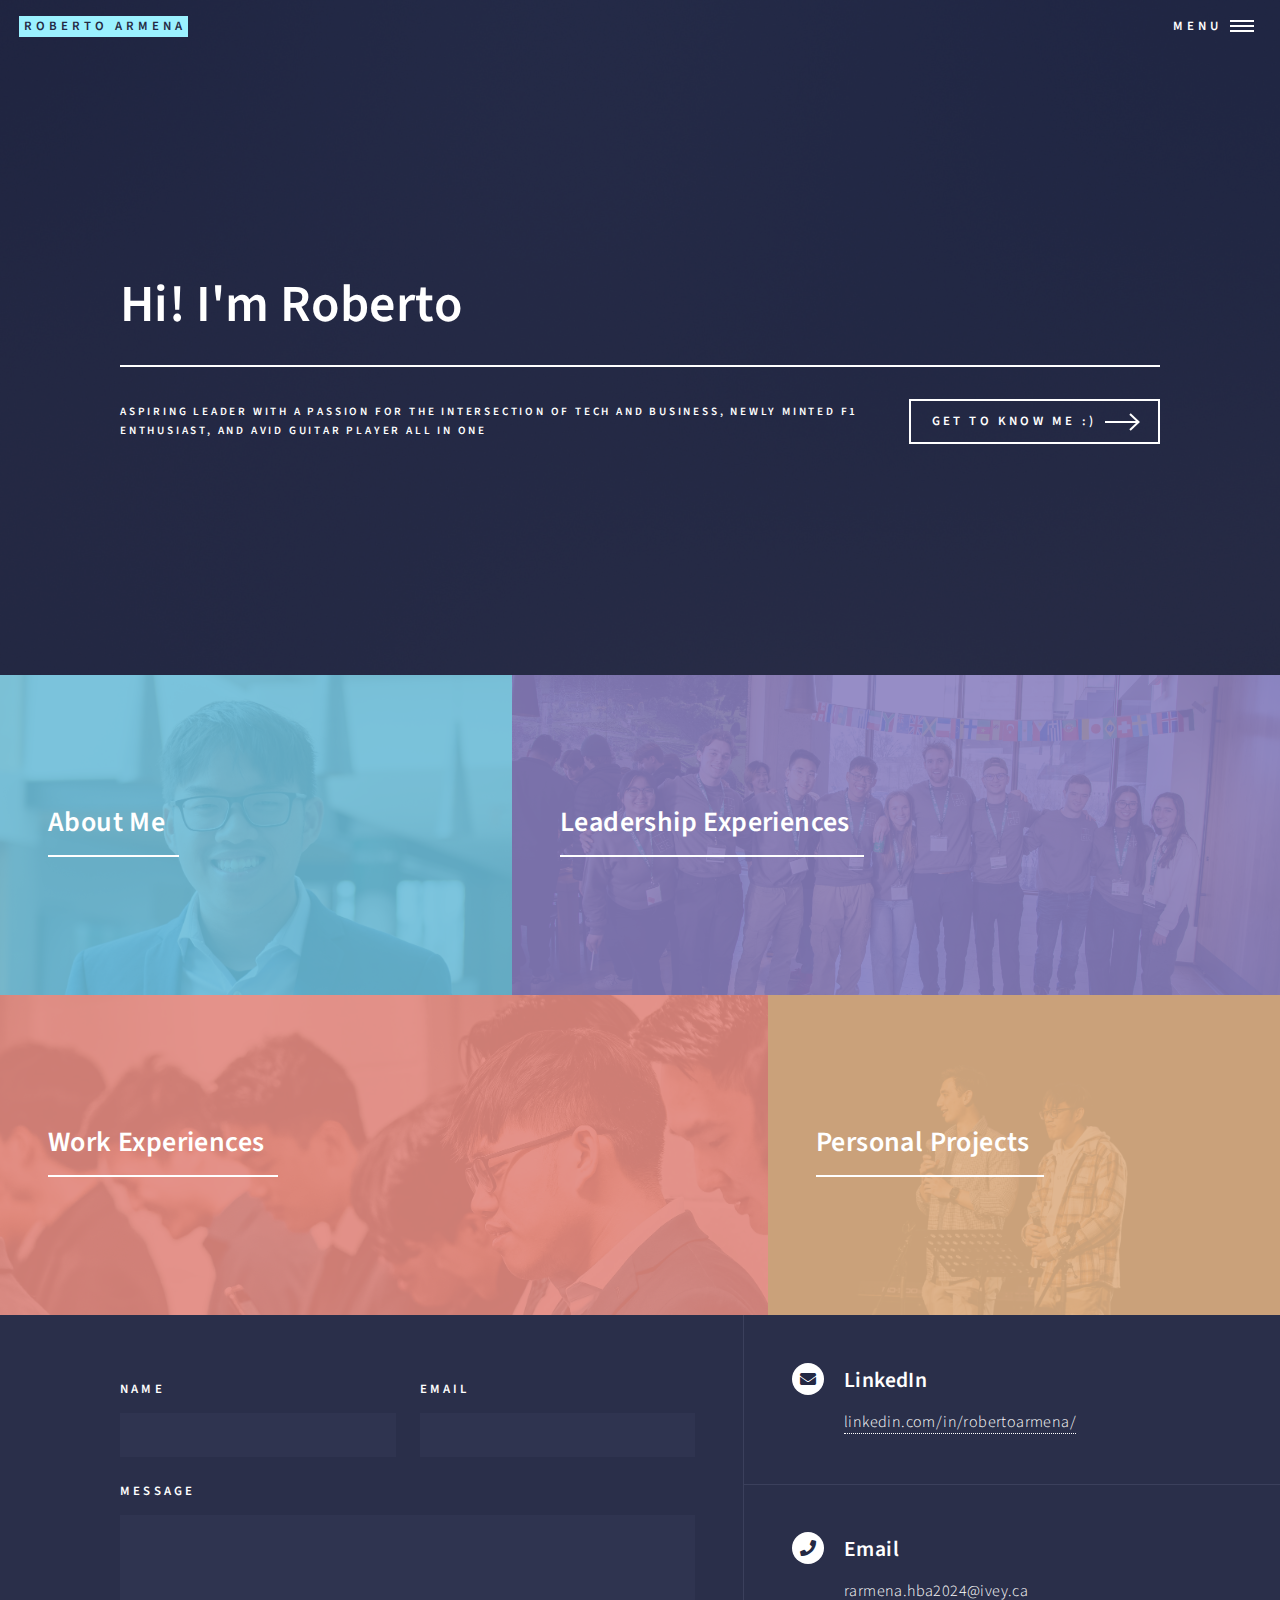
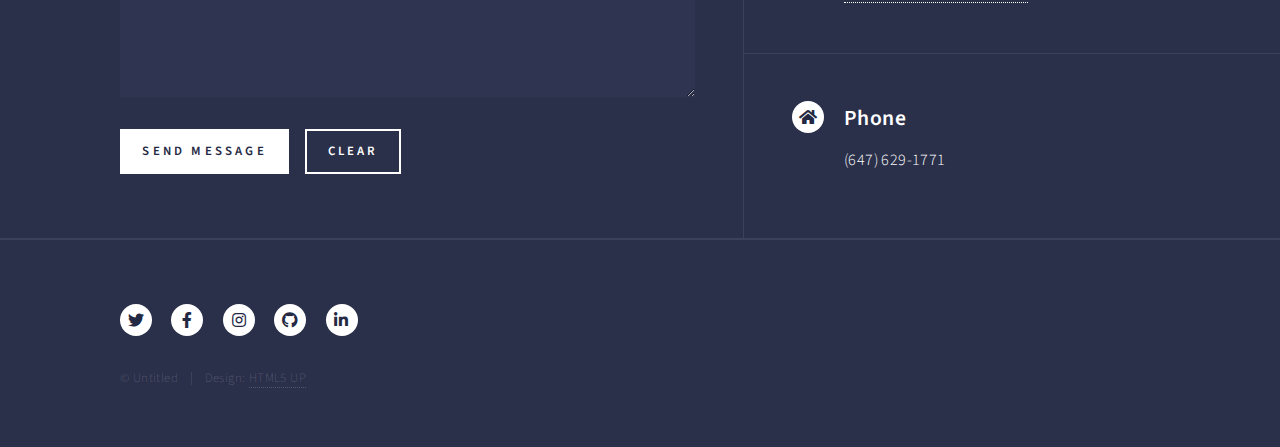
<file: index.html>
<!DOCTYPE HTML>
<!--
	Forty by HTML5 UP
	html5up.net | @ajlkn
	Free for personal and commercial use under the CCA 3.0 license (html5up.net/license)
-->
<html>
	<head>
		<title>Forty by HTML5 UP</title>
		<meta charset="utf-8" />
		<meta name="viewport" content="width=device-width, initial-scale=1, user-scalable=no" />
		<link rel="stylesheet" href="assets/css/main.css" />
		<noscript><link rel="stylesheet" href="assets/css/noscript.css" /></noscript>
	</head>
	<body class="is-preload">

		<!-- Wrapper -->
			<div id="wrapper">

				<!-- Header -->
					<header id="header" class="alt">
						<a href="index.html" class="logo"><strong>Roberto Armena</strong></a>
						<nav>
							<a href="#menu">Menu</a>
						</nav>
					</header>

				<!-- Menu -->
					<nav id="menu">
						<ul class="links">
							<li><a href="index.html">Home</a></li>
							<li><a href="landing.html">Landing</a></li>
							<li><a href="generic.html">Generic</a></li>
							<li><a href="elements.html">Elements</a></li>
						</ul>
						<!--
						<ul class="actions stacked">
							<li><a href="#" class="button primary fit">Get Started</a></li>
							<li><a href="#" class="button fit">Log In</a></li>
						</ul>
					-->
					</nav>

				<!-- Banner -->
					<section id="banner" class="major">
						<div class="inner">
							<header class="major">
								<h1>Hi! I'm Roberto</h1>
							</header>
							<div class="content">
								<p>Aspiring leader with a passion for the intersection of tech and business, newly minted F1 enthusiast, and avid guitar player all in one</p>
								<ul class="actions">
									<li><a href="#one" class="button next scrolly">Get to Know Me :)</a></li>
								</ul>
							</div>
						</div>
					</section>

				<!-- Main -->
					<div id="main">

						<!-- One -->
							<section id="one" class="tiles">
								<article>
									<span class="image">
										<img src="images/headshot.jpg" alt="" />
									</span>
									<header class="major">
										<h3><a href="about me.html" class="link">About Me</a></h3>
									</header>
								</article>
								<article>
									<span class="image">
										<img src="images/SICC_22.JPG" alt="" />
									</span>
									<header class="major">
										<h3><a href="landing.html" class="link">Leadership Experiences</a></h3>
									</header>
								</article>
								<article>
									<span class="image">
										<img src="images/work_exp.jpeg" alt="" />
									</span>
									<header class="major">
										<h3><a href="landing.html" class="link">Work Experiences</a></h3>
									</header>
								</article>
								<article>
									<span class="image">
										<img src="images/western_worships.jpg" alt="" />
									</span>
									<header class="major">
										<h3><a href="landing.html" class="link">Personal Projects</a></h3>
									</header>
								</article>
								<!--
								<article>
									<span class="image">
										<img src="images/pic05.jpg" alt="" />
									</span>
									<header class="major">
										<h3><a href="landing.html" class="link">Consequat</a></h3>
										<p>Ipsum dolor sit amet</p>
									</header>
								</article>
								<article>
									<span class="image">
										<img src="images/pic06.jpg" alt="" />
									</span>
									<header class="major">
										<h3><a href="landing.html" class="link">Etiam</a></h3>
										<p>Feugiat amet tempus</p>
									</header>
								</article>
								-->
							</section>

				<!-- Contact -->
					<section id="contact">
						<div class="inner">
							<section>
								<form method="post" action="#">
									<div class="fields">
										<div class="field half">
											<label for="name">Name</label>
											<input type="text" name="name" id="name" />
										</div>
										<div class="field half">
											<label for="email">Email</label>
											<input type="text" name="email" id="email" />
										</div>
										<div class="field">
											<label for="message">Message</label>
											<textarea name="message" id="message" rows="6"></textarea>
										</div>
									</div>
									<ul class="actions">
										<li><input type="submit" value="Send Message" class="primary" /></li>
										<li><input type="reset" value="Clear" /></li>
									</ul>
								</form>
							</section>
							<section class="split">
								<section>
									<div class="contact-method">
										<span class="icon solid alt fa-envelope"></span>
										<h3>LinkedIn</h3>
										<a href="https://www.linkedin.com/in/robertoarmena/" target="_blank">linkedin.com/in/robertoarmena/</a>
									</div>
								</section>
								<section>
									<div class="contact-method">
										<span class="icon solid alt fa-phone"></span>
										<h3>Email</h3>
										<span><a href="mailto: rarmena.hba2024@ivey.ca" target="_blank">rarmena.hba2024@ivey.ca</a></span>
									</div>
								</section>
								<section>
									<div class="contact-method">
										<span class="icon solid alt fa-home"></span>
										<h3>Phone</h3>
										<span>(647) 629-1771</span>
									</div>
								</section>
							</section>
						</div>
					</section>

				<!-- Footer -->
					<footer id="footer">
						<div class="inner">
							<ul class="icons">
								<li><a href="#" class="icon brands alt fa-twitter"><span class="label">Twitter</span></a></li>
								<li><a href="#" class="icon brands alt fa-facebook-f"><span class="label">Facebook</span></a></li>
								<li><a href="#" class="icon brands alt fa-instagram"><span class="label">Instagram</span></a></li>
								<li><a href="#" class="icon brands alt fa-github"><span class="label">GitHub</span></a></li>
								<li><a href="#" class="icon brands alt fa-linkedin-in"><span class="label">LinkedIn</span></a></li>
							</ul>
							<ul class="copyright">
								<li>&copy; Untitled</li><li>Design: <a href="https://html5up.net">HTML5 UP</a></li>
							</ul>
						</div>
					</footer>

			</div>

		<!-- Scripts -->
			<script src="assets/js/jquery.min.js"></script>
			<script src="assets/js/jquery.scrolly.min.js"></script>
			<script src="assets/js/jquery.scrollex.min.js"></script>
			<script src="assets/js/browser.min.js"></script>
			<script src="assets/js/breakpoints.min.js"></script>
			<script src="assets/js/util.js"></script>
			<script src="assets/js/main.js"></script>

	</body>
</html>
</file>
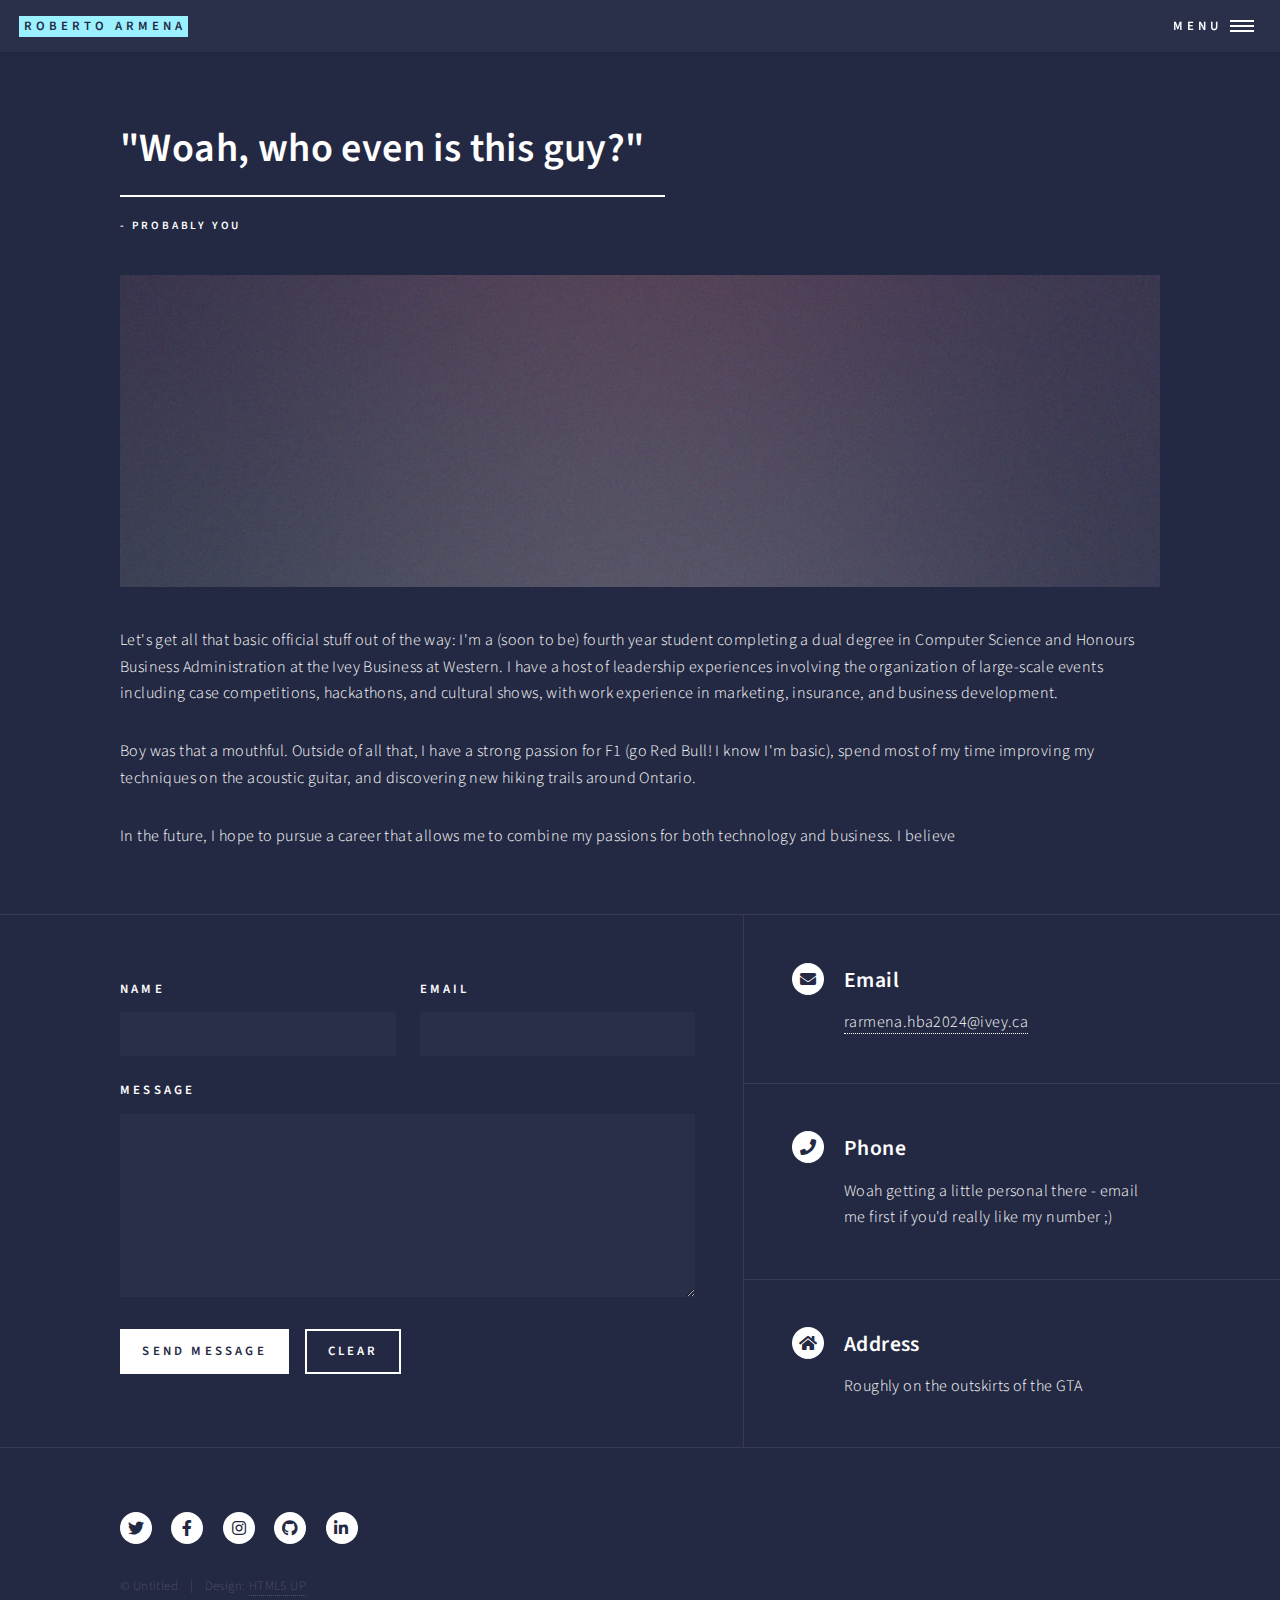
<file: about me.html>
<!DOCTYPE HTML>
<!--
	Forty by HTML5 UP
	html5up.net | @ajlkn
	Free for personal and commercial use under the CCA 3.0 license (html5up.net/license)
-->
<html>
	<head>
		<title>Generic - Forty by HTML5 UP</title>
		<meta charset="utf-8" />
		<meta name="viewport" content="width=device-width, initial-scale=1, user-scalable=no" />
		<link rel="stylesheet" href="assets/css/main.css" />
		<noscript><link rel="stylesheet" href="assets/css/noscript.css" /></noscript>
	</head>
	<body class="is-preload">

		<!-- Wrapper -->
			<div id="wrapper">

				<!-- Header -->
					<header id="header">
						<a href="index.html" class="logo"><strong>ROBERTO ARMENA</strong> </a>
						<nav>
							<a href="#menu">Menu</a>
						</nav>
					</header>

				<!-- Menu -->
					<nav id="menu">
						<ul class="links">
							<li><a href="index.html">Home</a></li>
							<li><a href="landing.html">Landing</a></li>
							<li><a href="generic.html">Generic</a></li>
							<li><a href="elements.html">Elements</a></li>
						</ul>
						<ul class="actions stacked">
							<li><a href="#" class="button primary fit">Get Started</a></li>
							<li><a href="#" class="button fit">Log In</a></li>
						</ul>
					</nav>

				<!-- Main -->
					<div id="main" class="alt">

						<!-- One -->
							<section id="one">
								<div class="inner">
									<header class="major">
                                        <h1>"Woah, who even is this guy?"</h1>
                                        <p>- probably you</p>
									</header>
									<span class="image main"><img src="images/pic11.jpg" alt="" /></span>
									<p>Let's get all that basic official stuff out of the way: I'm a (soon to be) fourth year student completing a dual degree in Computer Science and Honours Business Administration at the Ivey Business at Western. I have a host of leadership experiences involving the organization of large-scale events including case competitions, hackathons, and cultural shows, with work experience in marketing, insurance, and business development.</p>
									<p>Boy was that a mouthful. Outside of all that, I have a strong passion for F1 (go Red Bull! I know I'm basic), spend most of my time improving my techniques on the acoustic guitar, and discovering new hiking trails around Ontario. </p>
									<p>In the future, I hope to pursue a career that allows me to combine my passions for both technology and business. I believe </p>
								</div>
							</section>

					</div>

				<!-- Contact -->
					<section id="contact">
						<div class="inner">
							<section>
								<form method="post" action="#">
									<div class="fields">
										<div class="field half">
											<label for="name">Name</label>
											<input type="text" name="name" id="name" />
										</div>
										<div class="field half">
											<label for="email">Email</label>
											<input type="text" name="email" id="email" />
										</div>
										<div class="field">
											<label for="message">Message</label>
											<textarea name="message" id="message" rows="6"></textarea>
										</div>
									</div>
									<ul class="actions">
										<li><input type="submit" value="Send Message" class="primary" /></li>
										<li><input type="reset" value="Clear" /></li>
									</ul>
								</form>
							</section>
							<section class="split">
								<section>
									<div class="contact-method">
										<span class="icon solid alt fa-envelope"></span>
										<h3>Email</h3>
										<a href="#">rarmena.hba2024@ivey.ca</a>
									</div>
								</section>
								<section>
									<div class="contact-method">
										<span class="icon solid alt fa-phone"></span>
										<h3>Phone</h3>
										<span>Woah getting a little personal there - email me first if you'd really like my number ;)</span>
									</div>
								</section>
								<section>
									<div class="contact-method">
										<span class="icon solid alt fa-home"></span>
										<h3>Address</h3>
										<span>Roughly on the outskirts of the GTA</span>
									</div>
								</section>
							</section>
						</div>
					</section>

				<!-- Footer -->
					<footer id="footer">
						<div class="inner">
							<ul class="icons">
								<li><a href="#" class="icon brands alt fa-twitter"><span class="label">Twitter</span></a></li>
								<li><a href="#" class="icon brands alt fa-facebook-f"><span class="label">Facebook</span></a></li>
								<li><a href="#" class="icon brands alt fa-instagram"><span class="label">Instagram</span></a></li>
								<li><a href="#" class="icon brands alt fa-github"><span class="label">GitHub</span></a></li>
								<li><a href="#" class="icon brands alt fa-linkedin-in"><span class="label">LinkedIn</span></a></li>
							</ul>
							<ul class="copyright">
								<li>&copy; Untitled</li><li>Design: <a href="https://html5up.net">HTML5 UP</a></li>
							</ul>
						</div>
					</footer>

			</div>

		<!-- Scripts -->
			<script src="assets/js/jquery.min.js"></script>
			<script src="assets/js/jquery.scrolly.min.js"></script>
			<script src="assets/js/jquery.scrollex.min.js"></script>
			<script src="assets/js/browser.min.js"></script>
			<script src="assets/js/breakpoints.min.js"></script>
			<script src="assets/js/util.js"></script>
			<script src="assets/js/main.js"></script>

	</body>
</html>
</file>
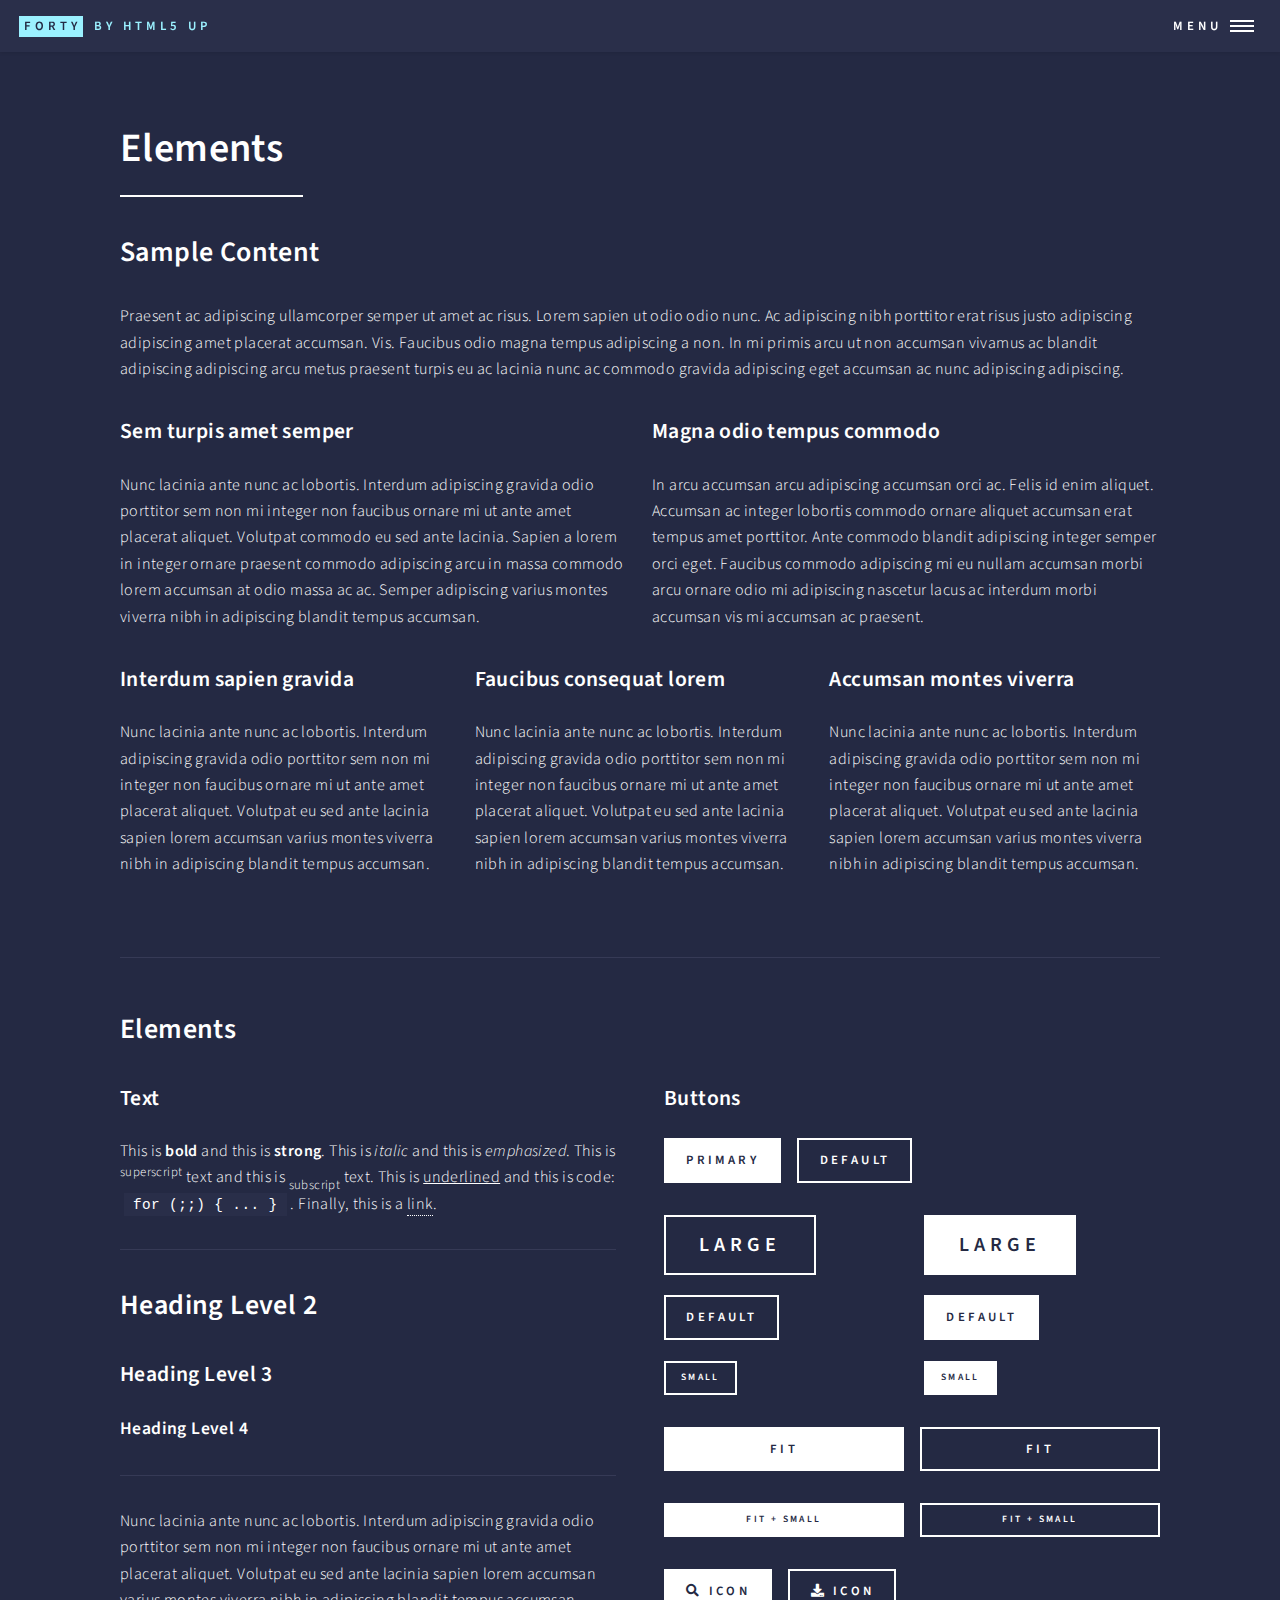
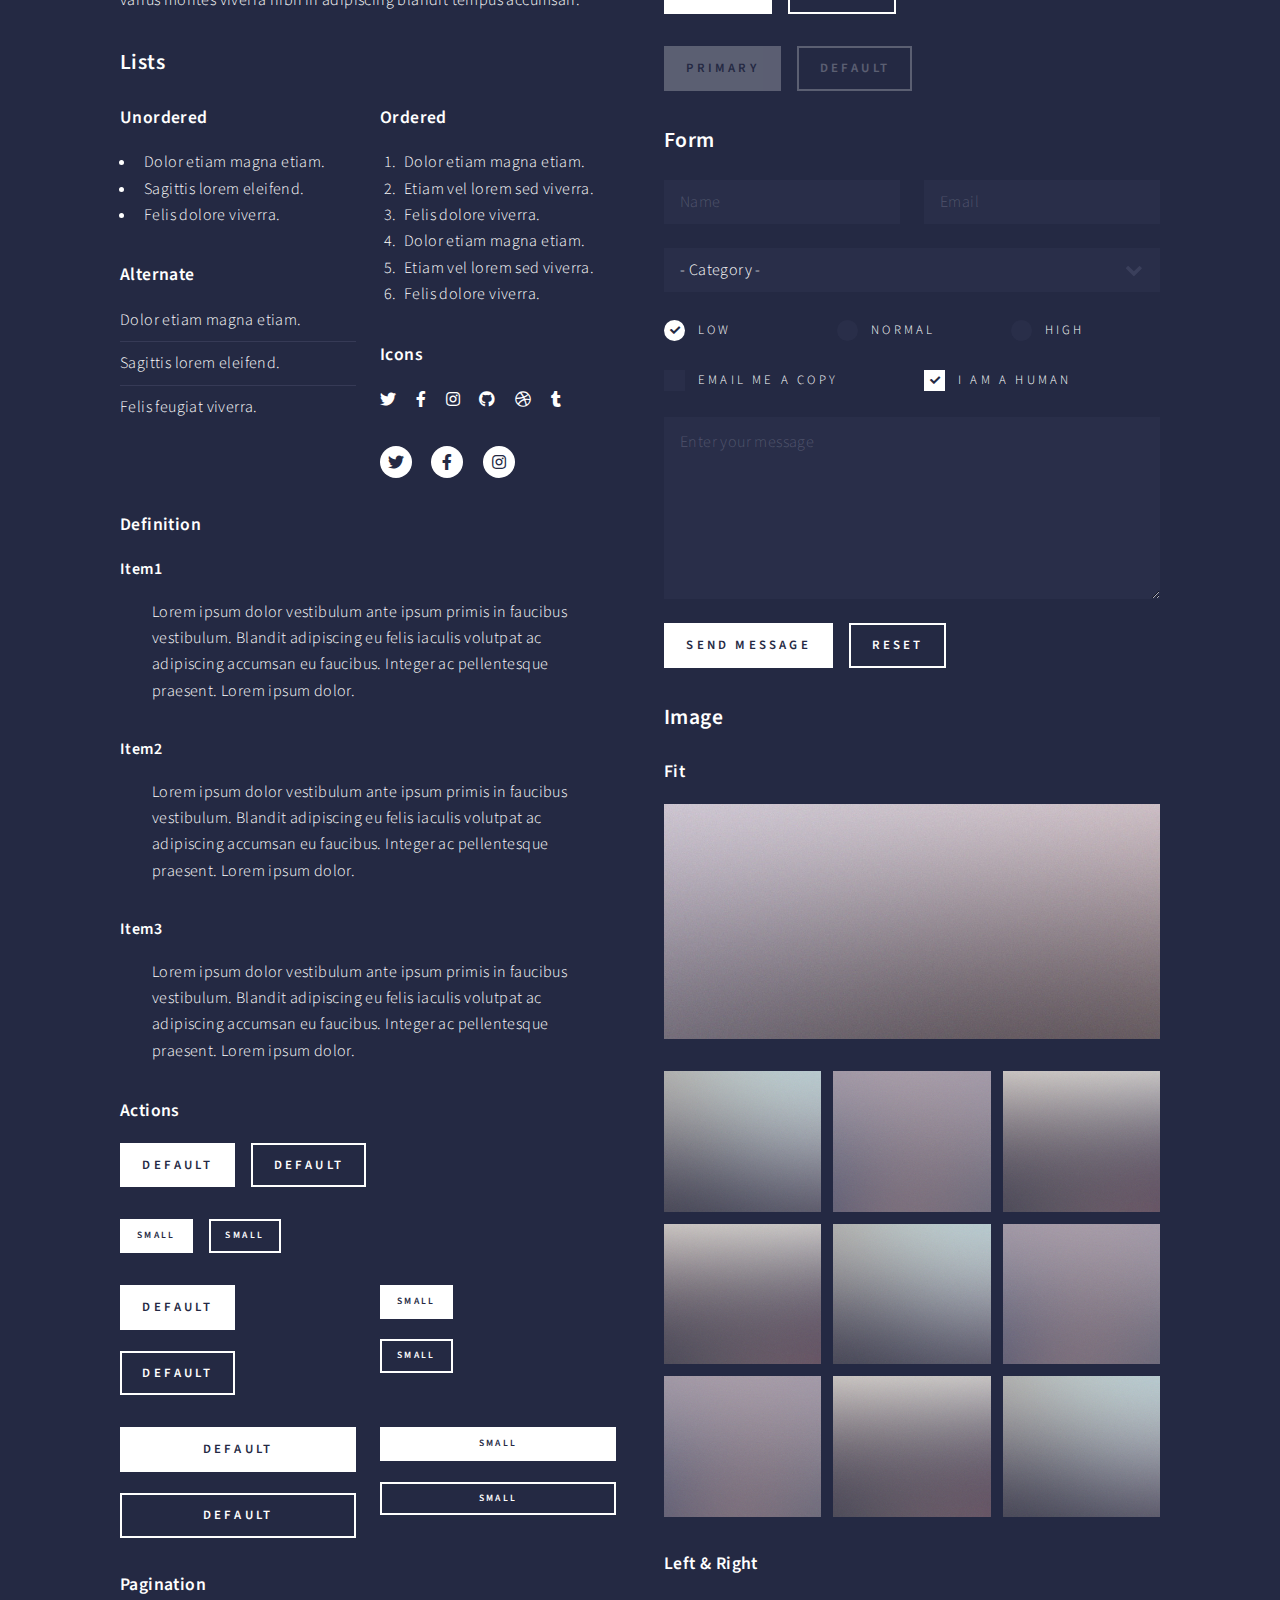
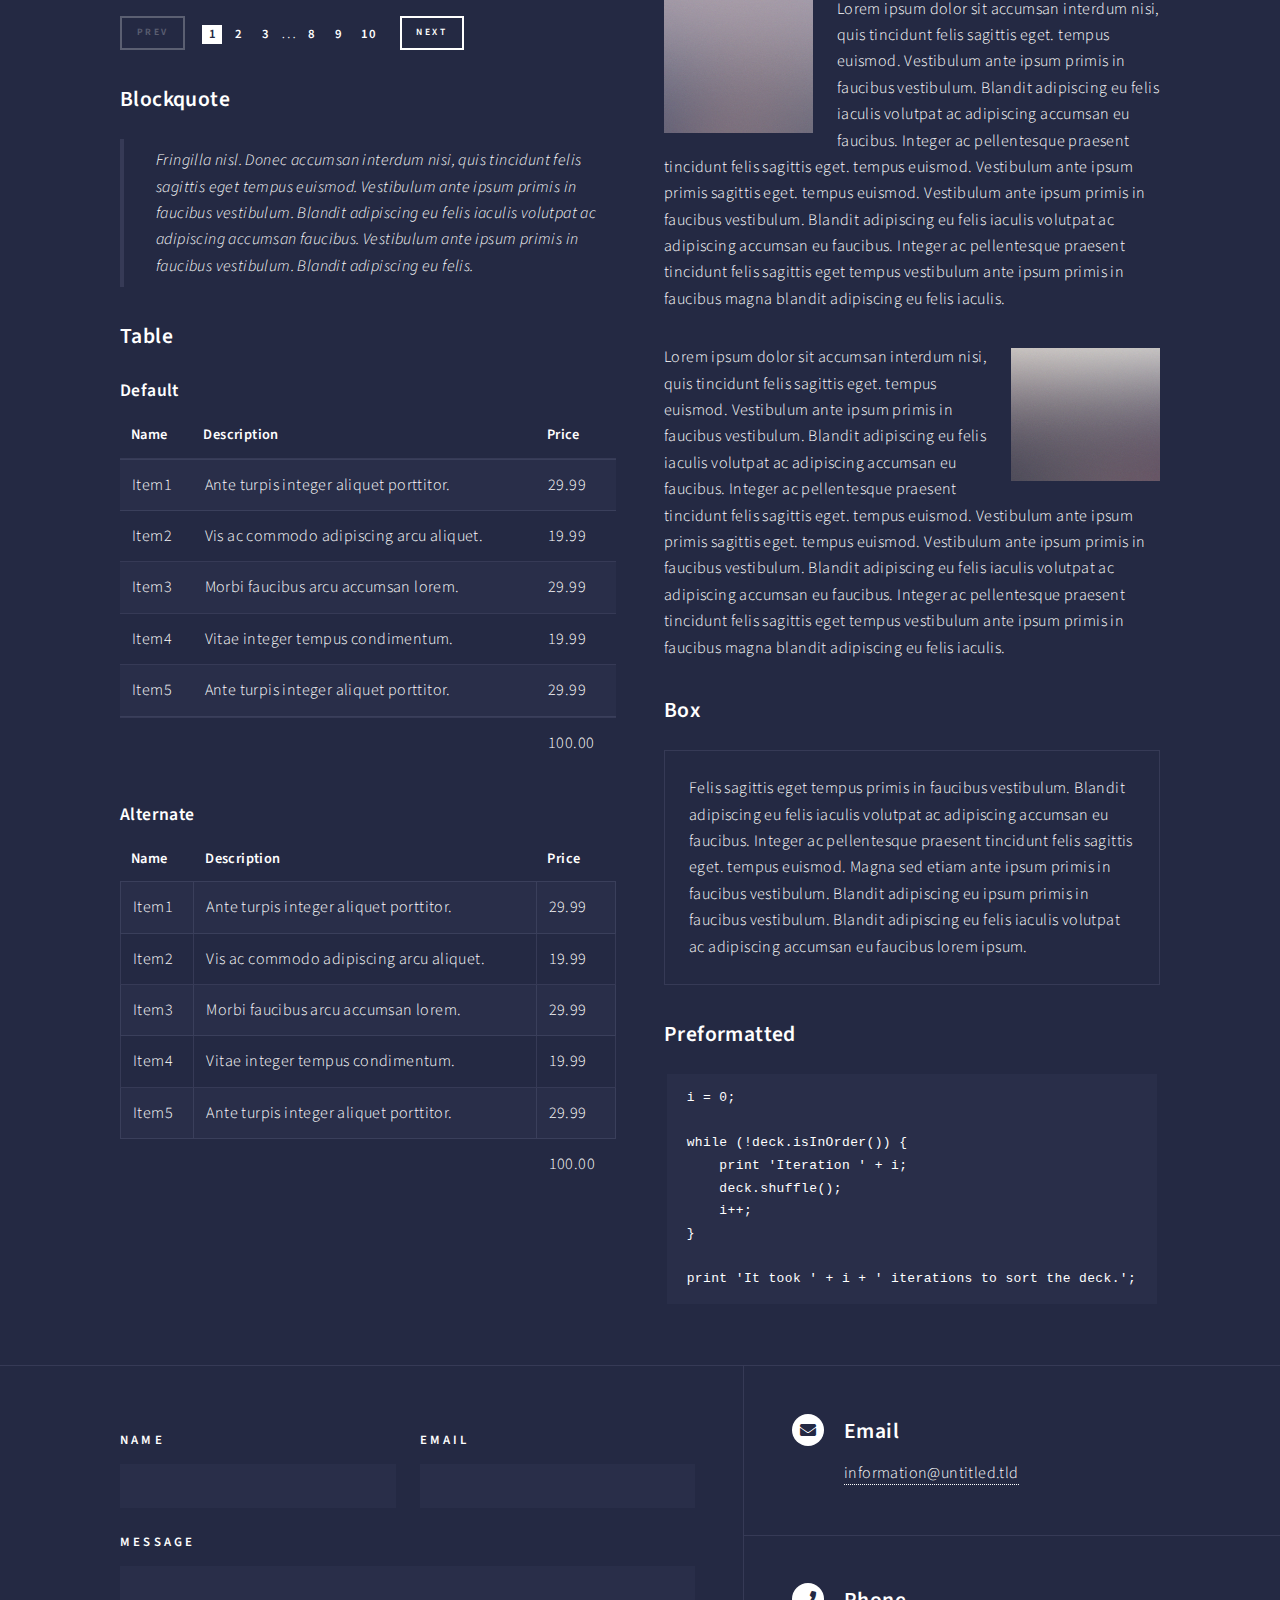
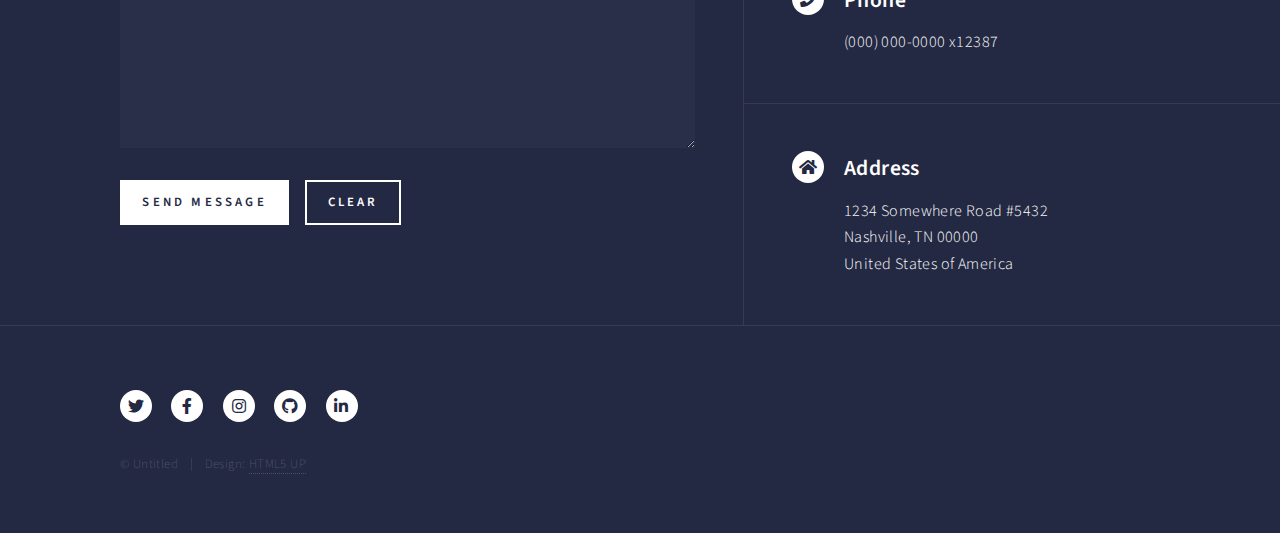
<file: elements.html>
<!DOCTYPE HTML>
<!--
	Forty by HTML5 UP
	html5up.net | @ajlkn
	Free for personal and commercial use under the CCA 3.0 license (html5up.net/license)
-->
<html>
	<head>
		<title>Elements - Forty by HTML5 UP</title>
		<meta charset="utf-8" />
		<meta name="viewport" content="width=device-width, initial-scale=1, user-scalable=no" />
		<link rel="stylesheet" href="assets/css/main.css" />
		<noscript><link rel="stylesheet" href="assets/css/noscript.css" /></noscript>
	</head>
	<body class="is-preload">

		<!-- Wrapper -->
			<div id="wrapper">

				<!-- Header -->
					<header id="header">
						<a href="index.html" class="logo"><strong>Forty</strong> <span>by HTML5 UP</span></a>
						<nav>
							<a href="#menu">Menu</a>
						</nav>
					</header>

				<!-- Menu -->
					<nav id="menu">
						<ul class="links">
							<li><a href="index.html">Home</a></li>
							<li><a href="landing.html">Landing</a></li>
							<li><a href="generic.html">Generic</a></li>
							<li><a href="elements.html">Elements</a></li>
						</ul>
						<ul class="actions stacked">
							<li><a href="#" class="button primary fit">Get Started</a></li>
							<li><a href="#" class="button fit">Log In</a></li>
						</ul>
					</nav>

				<!-- Main -->
					<div id="main" class="alt">

						<!-- One -->
							<section id="one">
								<div class="inner">
									<header class="major">
										<h1>Elements</h1>
									</header>

									<!-- Content -->
										<h2 id="content">Sample Content</h2>
										<p>Praesent ac adipiscing ullamcorper semper ut amet ac risus. Lorem sapien ut odio odio nunc. Ac adipiscing nibh porttitor erat risus justo adipiscing adipiscing amet placerat accumsan. Vis. Faucibus odio magna tempus adipiscing a non. In mi primis arcu ut non accumsan vivamus ac blandit adipiscing adipiscing arcu metus praesent turpis eu ac lacinia nunc ac commodo gravida adipiscing eget accumsan ac nunc adipiscing adipiscing.</p>
										<div class="row">
											<div class="col-6 col-12-small">
												<h3>Sem turpis amet semper</h3>
												<p>Nunc lacinia ante nunc ac lobortis. Interdum adipiscing gravida odio porttitor sem non mi integer non faucibus ornare mi ut ante amet placerat aliquet. Volutpat commodo eu sed ante lacinia. Sapien a lorem in integer ornare praesent commodo adipiscing arcu in massa commodo lorem accumsan at odio massa ac ac. Semper adipiscing varius montes viverra nibh in adipiscing blandit tempus accumsan.</p>
											</div>
											<div class="col-6 col-12-small">
												<h3>Magna odio tempus commodo</h3>
												<p>In arcu accumsan arcu adipiscing accumsan orci ac. Felis id enim aliquet. Accumsan ac integer lobortis commodo ornare aliquet accumsan erat tempus amet porttitor. Ante commodo blandit adipiscing integer semper orci eget. Faucibus commodo adipiscing mi eu nullam accumsan morbi arcu ornare odio mi adipiscing nascetur lacus ac interdum morbi accumsan vis mi accumsan ac praesent.</p>
											</div>
											<!-- Break -->
											<div class="col-4 col-12-medium">
												<h3>Interdum sapien gravida</h3>
												<p>Nunc lacinia ante nunc ac lobortis. Interdum adipiscing gravida odio porttitor sem non mi integer non faucibus ornare mi ut ante amet placerat aliquet. Volutpat eu sed ante lacinia sapien lorem accumsan varius montes viverra nibh in adipiscing blandit tempus accumsan.</p>
											</div>
											<div class="col-4 col-12-medium">
												<h3>Faucibus consequat lorem</h3>
												<p>Nunc lacinia ante nunc ac lobortis. Interdum adipiscing gravida odio porttitor sem non mi integer non faucibus ornare mi ut ante amet placerat aliquet. Volutpat eu sed ante lacinia sapien lorem accumsan varius montes viverra nibh in adipiscing blandit tempus accumsan.</p>
											</div>
											<div class="col-4 col-12-medium">
												<h3>Accumsan montes viverra</h3>
												<p>Nunc lacinia ante nunc ac lobortis. Interdum adipiscing gravida odio porttitor sem non mi integer non faucibus ornare mi ut ante amet placerat aliquet. Volutpat eu sed ante lacinia sapien lorem accumsan varius montes viverra nibh in adipiscing blandit tempus accumsan.</p>
											</div>
										</div>

									<hr class="major" />

									<!-- Elements -->
										<h2 id="elements">Elements</h2>
										<div class="row gtr-200">
											<div class="col-6 col-12-medium">

												<!-- Text stuff -->
													<h3>Text</h3>
													<p>This is <b>bold</b> and this is <strong>strong</strong>. This is <i>italic</i> and this is <em>emphasized</em>.
													This is <sup>superscript</sup> text and this is <sub>subscript</sub> text.
													This is <u>underlined</u> and this is code: <code>for (;;) { ... }</code>.
													Finally, this is a <a href="#">link</a>.</p>
													<hr />
													<h2>Heading Level 2</h2>
													<h3>Heading Level 3</h3>
													<h4>Heading Level 4</h4>
													<hr />
													<p>Nunc lacinia ante nunc ac lobortis. Interdum adipiscing gravida odio porttitor sem non mi integer non faucibus ornare mi ut ante amet placerat aliquet. Volutpat eu sed ante lacinia sapien lorem accumsan varius montes viverra nibh in adipiscing blandit tempus accumsan.</p>

												<!-- Lists -->
													<h3>Lists</h3>
													<div class="row">
														<div class="col-6 col-12-small">

															<h4>Unordered</h4>
															<ul>
																<li>Dolor etiam magna etiam.</li>
																<li>Sagittis lorem eleifend.</li>
																<li>Felis dolore viverra.</li>
															</ul>

															<h4>Alternate</h4>
															<ul class="alt">
																<li>Dolor etiam magna etiam.</li>
																<li>Sagittis lorem eleifend.</li>
																<li>Felis feugiat viverra.</li>
															</ul>

														</div>
														<div class="col-6 col-12-small">

															<h4>Ordered</h4>
															<ol>
																<li>Dolor etiam magna etiam.</li>
																<li>Etiam vel lorem sed viverra.</li>
																<li>Felis dolore viverra.</li>
																<li>Dolor etiam magna etiam.</li>
																<li>Etiam vel lorem sed viverra.</li>
																<li>Felis dolore viverra.</li>
															</ol>

															<h4>Icons</h4>
															<ul class="icons">
																<li><a href="#" class="icon brands fa-twitter"><span class="label">Twitter</span></a></li>
																<li><a href="#" class="icon brands fa-facebook-f"><span class="label">Facebook</span></a></li>
																<li><a href="#" class="icon brands fa-instagram"><span class="label">Instagram</span></a></li>
																<li><a href="#" class="icon brands fa-github"><span class="label">Github</span></a></li>
																<li><a href="#" class="icon brands fa-dribbble"><span class="label">Dribbble</span></a></li>
																<li><a href="#" class="icon brands fa-tumblr"><span class="label">Tumblr</span></a></li>
															</ul>
															<ul class="icons">
																<li><a href="#" class="icon brands alt fa-twitter"><span class="label">Twitter</span></a></li>
																<li><a href="#" class="icon brands alt fa-facebook-f"><span class="label">Facebook</span></a></li>
																<li><a href="#" class="icon brands alt fa-instagram"><span class="label">Instagram</span></a></li>
															</ul>

														</div>
													</div>
													<h4>Definition</h4>
													<dl>
														<dt>Item1</dt>
														<dd>
															<p>Lorem ipsum dolor vestibulum ante ipsum primis in faucibus vestibulum. Blandit adipiscing eu felis iaculis volutpat ac adipiscing accumsan eu faucibus. Integer ac pellentesque praesent. Lorem ipsum dolor.</p>
														</dd>
														<dt>Item2</dt>
														<dd>
															<p>Lorem ipsum dolor vestibulum ante ipsum primis in faucibus vestibulum. Blandit adipiscing eu felis iaculis volutpat ac adipiscing accumsan eu faucibus. Integer ac pellentesque praesent. Lorem ipsum dolor.</p>
														</dd>
														<dt>Item3</dt>
														<dd>
															<p>Lorem ipsum dolor vestibulum ante ipsum primis in faucibus vestibulum. Blandit adipiscing eu felis iaculis volutpat ac adipiscing accumsan eu faucibus. Integer ac pellentesque praesent. Lorem ipsum dolor.</p>
														</dd>
													</dl>

													<h4>Actions</h4>
													<ul class="actions">
														<li><a href="#" class="button primary">Default</a></li>
														<li><a href="#" class="button">Default</a></li>
													</ul>
													<ul class="actions small">
														<li><a href="#" class="button primary small">Small</a></li>
														<li><a href="#" class="button small">Small</a></li>
													</ul>
													<div class="row">
														<div class="col-6 col-12-small">
															<ul class="actions stacked">
																<li><a href="#" class="button primary">Default</a></li>
																<li><a href="#" class="button">Default</a></li>
															</ul>
														</div>
														<div class="col-6 col-12-small">
															<ul class="actions stacked">
																<li><a href="#" class="button primary small">Small</a></li>
																<li><a href="#" class="button small">Small</a></li>
															</ul>
														</div>
														<div class="col-6 col-12-small">
															<ul class="actions stacked">
																<li><a href="#" class="button primary fit">Default</a></li>
																<li><a href="#" class="button fit">Default</a></li>
															</ul>
														</div>
														<div class="col-6 col-12-small">
															<ul class="actions stacked">
																<li><a href="#" class="button primary small fit">Small</a></li>
																<li><a href="#" class="button small fit">Small</a></li>
															</ul>
														</div>
													</div>

													<h4>Pagination</h4>
													<ul class="pagination">
														<li><span class="button small disabled">Prev</span></li>
														<li><a href="#" class="page active">1</a></li>
														<li><a href="#" class="page">2</a></li>
														<li><a href="#" class="page">3</a></li>
														<li><span>&hellip;</span></li>
														<li><a href="#" class="page">8</a></li>
														<li><a href="#" class="page">9</a></li>
														<li><a href="#" class="page">10</a></li>
														<li><a href="#" class="button small">Next</a></li>
													</ul>

												<!-- Blockquote -->
													<h3>Blockquote</h3>
													<blockquote>Fringilla nisl. Donec accumsan interdum nisi, quis tincidunt felis sagittis eget tempus euismod. Vestibulum ante ipsum primis in faucibus vestibulum. Blandit adipiscing eu felis iaculis volutpat ac adipiscing accumsan faucibus. Vestibulum ante ipsum primis in faucibus vestibulum. Blandit adipiscing eu felis.</blockquote>

												<!-- Table -->
													<h3>Table</h3>

													<h4>Default</h4>
													<div class="table-wrapper">
														<table>
															<thead>
																<tr>
																	<th>Name</th>
																	<th>Description</th>
																	<th>Price</th>
																</tr>
															</thead>
															<tbody>
																<tr>
																	<td>Item1</td>
																	<td>Ante turpis integer aliquet porttitor.</td>
																	<td>29.99</td>
																</tr>
																<tr>
																	<td>Item2</td>
																	<td>Vis ac commodo adipiscing arcu aliquet.</td>
																	<td>19.99</td>
																</tr>
																<tr>
																	<td>Item3</td>
																	<td> Morbi faucibus arcu accumsan lorem.</td>
																	<td>29.99</td>
																</tr>
																<tr>
																	<td>Item4</td>
																	<td>Vitae integer tempus condimentum.</td>
																	<td>19.99</td>
																</tr>
																<tr>
																	<td>Item5</td>
																	<td>Ante turpis integer aliquet porttitor.</td>
																	<td>29.99</td>
																</tr>
															</tbody>
															<tfoot>
																<tr>
																	<td colspan="2"></td>
																	<td>100.00</td>
																</tr>
															</tfoot>
														</table>
													</div>

													<h4>Alternate</h4>
													<div class="table-wrapper">
														<table class="alt">
															<thead>
																<tr>
																	<th>Name</th>
																	<th>Description</th>
																	<th>Price</th>
																</tr>
															</thead>
															<tbody>
																<tr>
																	<td>Item1</td>
																	<td>Ante turpis integer aliquet porttitor.</td>
																	<td>29.99</td>
																</tr>
																<tr>
																	<td>Item2</td>
																	<td>Vis ac commodo adipiscing arcu aliquet.</td>
																	<td>19.99</td>
																</tr>
																<tr>
																	<td>Item3</td>
																	<td> Morbi faucibus arcu accumsan lorem.</td>
																	<td>29.99</td>
																</tr>
																<tr>
																	<td>Item4</td>
																	<td>Vitae integer tempus condimentum.</td>
																	<td>19.99</td>
																</tr>
																<tr>
																	<td>Item5</td>
																	<td>Ante turpis integer aliquet porttitor.</td>
																	<td>29.99</td>
																</tr>
															</tbody>
															<tfoot>
																<tr>
																	<td colspan="2"></td>
																	<td>100.00</td>
																</tr>
															</tfoot>
														</table>
													</div>

											</div>
											<div class="col-6 col-12-medium">

												<!-- Buttons -->
													<h3>Buttons</h3>
													<ul class="actions">
														<li><a href="#" class="button primary">Primary</a></li>
														<li><a href="#" class="button">Default</a></li>
													</ul>
													<div class="row">
														<div class="col-6 col-12-xsmall">
															<ul class="actions stacked">
																<li><a href="#" class="button large">Large</a></li>
																<li><a href="#" class="button">Default</a></li>
																<li><a href="#" class="button small">Small</a></li>
															</ul>
														</div>
														<div class="col-6 col-12-xsmall">
															<ul class="actions stacked">
																<li><a href="#" class="button primary large">Large</a></li>
																<li><a href="#" class="button primary">Default</a></li>
																<li><a href="#" class="button primary small">Small</a></li>
															</ul>
														</div>
													</div>
													<ul class="actions fit">
														<li><a href="#" class="button primary fit">Fit</a></li>
														<li><a href="#" class="button fit">Fit</a></li>
													</ul>
													<ul class="actions fit small">
														<li><a href="#" class="button primary fit small">Fit + Small</a></li>
														<li><a href="#" class="button fit small">Fit + Small</a></li>
													</ul>
													<ul class="actions">
														<li><a href="#" class="button primary icon solid fa-search">Icon</a></li>
														<li><a href="#" class="button icon solid fa-download">Icon</a></li>
													</ul>
													<ul class="actions">
														<li><span class="button primary disabled">Primary</span></li>
														<li><span class="button disabled">Default</span></li>
													</ul>

												<!-- Form -->
													<h3>Form</h3>

													<form method="post" action="#">
														<div class="row gtr-uniform">
															<div class="col-6 col-12-xsmall">
																<input type="text" name="demo-name" id="demo-name" value="" placeholder="Name" />
															</div>
															<div class="col-6 col-12-xsmall">
																<input type="email" name="demo-email" id="demo-email" value="" placeholder="Email" />
															</div>
															<!-- Break -->
															<div class="col-12">
																<select name="demo-category" id="demo-category">
																	<option value="">- Category -</option>
																	<option value="1">Manufacturing</option>
																	<option value="1">Shipping</option>
																	<option value="1">Administration</option>
																	<option value="1">Human Resources</option>
																</select>
															</div>
															<!-- Break -->
															<div class="col-4 col-12-small">
																<input type="radio" id="demo-priority-low" name="demo-priority" checked>
																<label for="demo-priority-low">Low</label>
															</div>
															<div class="col-4 col-12-small">
																<input type="radio" id="demo-priority-normal" name="demo-priority">
																<label for="demo-priority-normal">Normal</label>
															</div>
															<div class="col-4 col-12-small">
																<input type="radio" id="demo-priority-high" name="demo-priority">
																<label for="demo-priority-high">High</label>
															</div>
															<!-- Break -->
															<div class="col-6 col-12-small">
																<input type="checkbox" id="demo-copy" name="demo-copy">
																<label for="demo-copy">Email me a copy</label>
															</div>
															<div class="col-6 col-12-small">
																<input type="checkbox" id="demo-human" name="demo-human" checked>
																<label for="demo-human">I am a human</label>
															</div>
															<!-- Break -->
															<div class="col-12">
																<textarea name="demo-message" id="demo-message" placeholder="Enter your message" rows="6"></textarea>
															</div>
															<!-- Break -->
															<div class="col-12">
																<ul class="actions">
																	<li><input type="submit" value="Send Message" class="primary" /></li>
																	<li><input type="reset" value="Reset" /></li>
																</ul>
															</div>
														</div>
													</form>

												<!-- Image -->
													<h3>Image</h3>

													<h4>Fit</h4>
													<span class="image fit"><img src="images/pic03.jpg" alt="" /></span>
													<div class="box alt">
														<div class="row gtr-50 gtr-uniform">
															<div class="col-4"><span class="image fit"><img src="images/pic08.jpg" alt="" /></span></div>
															<div class="col-4"><span class="image fit"><img src="images/pic09.jpg" alt="" /></span></div>
															<div class="col-4"><span class="image fit"><img src="images/pic10.jpg" alt="" /></span></div>
															<!-- Break -->
															<div class="col-4"><span class="image fit"><img src="images/pic10.jpg" alt="" /></span></div>
															<div class="col-4"><span class="image fit"><img src="images/pic08.jpg" alt="" /></span></div>
															<div class="col-4"><span class="image fit"><img src="images/pic09.jpg" alt="" /></span></div>
															<!-- Break -->
															<div class="col-4"><span class="image fit"><img src="images/pic09.jpg" alt="" /></span></div>
															<div class="col-4"><span class="image fit"><img src="images/pic10.jpg" alt="" /></span></div>
															<div class="col-4"><span class="image fit"><img src="images/pic08.jpg" alt="" /></span></div>
														</div>
													</div>

													<h4>Left &amp; Right</h4>
													<p><span class="image left"><img src="images/pic09.jpg" alt="" /></span>Lorem ipsum dolor sit accumsan interdum nisi, quis tincidunt felis sagittis eget. tempus euismod. Vestibulum ante ipsum primis in faucibus vestibulum. Blandit adipiscing eu felis iaculis volutpat ac adipiscing accumsan eu faucibus. Integer ac pellentesque praesent tincidunt felis sagittis eget. tempus euismod. Vestibulum ante ipsum primis sagittis eget. tempus euismod. Vestibulum ante ipsum primis in faucibus vestibulum. Blandit adipiscing eu felis iaculis volutpat ac adipiscing accumsan eu faucibus. Integer ac pellentesque praesent tincidunt felis sagittis eget tempus vestibulum ante ipsum primis in faucibus magna blandit adipiscing eu felis iaculis.</p>
													<p><span class="image right"><img src="images/pic10.jpg" alt="" /></span>Lorem ipsum dolor sit accumsan interdum nisi, quis tincidunt felis sagittis eget. tempus euismod. Vestibulum ante ipsum primis in faucibus vestibulum. Blandit adipiscing eu felis iaculis volutpat ac adipiscing accumsan eu faucibus. Integer ac pellentesque praesent tincidunt felis sagittis eget. tempus euismod. Vestibulum ante ipsum primis sagittis eget. tempus euismod. Vestibulum ante ipsum primis in faucibus vestibulum. Blandit adipiscing eu felis iaculis volutpat ac adipiscing accumsan eu faucibus. Integer ac pellentesque praesent tincidunt felis sagittis eget tempus vestibulum ante ipsum primis in faucibus magna blandit adipiscing eu felis iaculis.</p>

												<!-- Box -->
													<h3>Box</h3>
													<div class="box">
														<p>Felis sagittis eget tempus primis in faucibus vestibulum. Blandit adipiscing eu felis iaculis volutpat ac adipiscing accumsan eu faucibus. Integer ac pellentesque praesent tincidunt felis sagittis eget. tempus euismod. Magna sed etiam ante ipsum primis in faucibus vestibulum. Blandit adipiscing eu ipsum primis in faucibus vestibulum. Blandit adipiscing eu felis iaculis volutpat ac adipiscing accumsan eu faucibus lorem ipsum.</p>
													</div>

												<!-- Preformatted Code -->
													<h3>Preformatted</h3>
													<pre><code>i = 0;

while (!deck.isInOrder()) {
    print 'Iteration ' + i;
    deck.shuffle();
    i++;
}

print 'It took ' + i + ' iterations to sort the deck.';
</code></pre>

											</div>
										</div>

								</div>
							</section>

					</div>

				<!-- Contact -->
					<section id="contact">
						<div class="inner">
							<section>
								<form method="post" action="#">
									<div class="fields">
										<div class="field half">
											<label for="name">Name</label>
											<input type="text" name="name" id="name" />
										</div>
										<div class="field half">
											<label for="email">Email</label>
											<input type="text" name="email" id="email" />
										</div>
										<div class="field">
											<label for="message">Message</label>
											<textarea name="message" id="message" rows="6"></textarea>
										</div>
									</div>
									<ul class="actions">
										<li><input type="submit" value="Send Message" class="primary" /></li>
										<li><input type="reset" value="Clear" /></li>
									</ul>
								</form>
							</section>
							<section class="split">
								<section>
									<div class="contact-method">
										<span class="icon solid alt fa-envelope"></span>
										<h3>Email</h3>
										<a href="#">information@untitled.tld</a>
									</div>
								</section>
								<section>
									<div class="contact-method">
										<span class="icon solid alt fa-phone"></span>
										<h3>Phone</h3>
										<span>(000) 000-0000 x12387</span>
									</div>
								</section>
								<section>
									<div class="contact-method">
										<span class="icon solid alt fa-home"></span>
										<h3>Address</h3>
										<span>1234 Somewhere Road #5432<br />
										Nashville, TN 00000<br />
										United States of America</span>
									</div>
								</section>
							</section>
						</div>
					</section>

				<!-- Footer -->
					<footer id="footer">
						<div class="inner">
							<ul class="icons">
								<li><a href="#" class="icon brands alt fa-twitter"><span class="label">Twitter</span></a></li>
								<li><a href="#" class="icon brands alt fa-facebook-f"><span class="label">Facebook</span></a></li>
								<li><a href="#" class="icon brands alt fa-instagram"><span class="label">Instagram</span></a></li>
								<li><a href="#" class="icon brands alt fa-github"><span class="label">GitHub</span></a></li>
								<li><a href="#" class="icon brands alt fa-linkedin-in"><span class="label">LinkedIn</span></a></li>
							</ul>
							<ul class="copyright">
								<li>&copy; Untitled</li><li>Design: <a href="https://html5up.net">HTML5 UP</a></li>
							</ul>
						</div>
					</footer>

			</div>

		<!-- Scripts -->
			<script src="assets/js/jquery.min.js"></script>
			<script src="assets/js/jquery.scrolly.min.js"></script>
			<script src="assets/js/jquery.scrollex.min.js"></script>
			<script src="assets/js/browser.min.js"></script>
			<script src="assets/js/breakpoints.min.js"></script>
			<script src="assets/js/util.js"></script>
			<script src="assets/js/main.js"></script>

	</body>
</html>
</file>
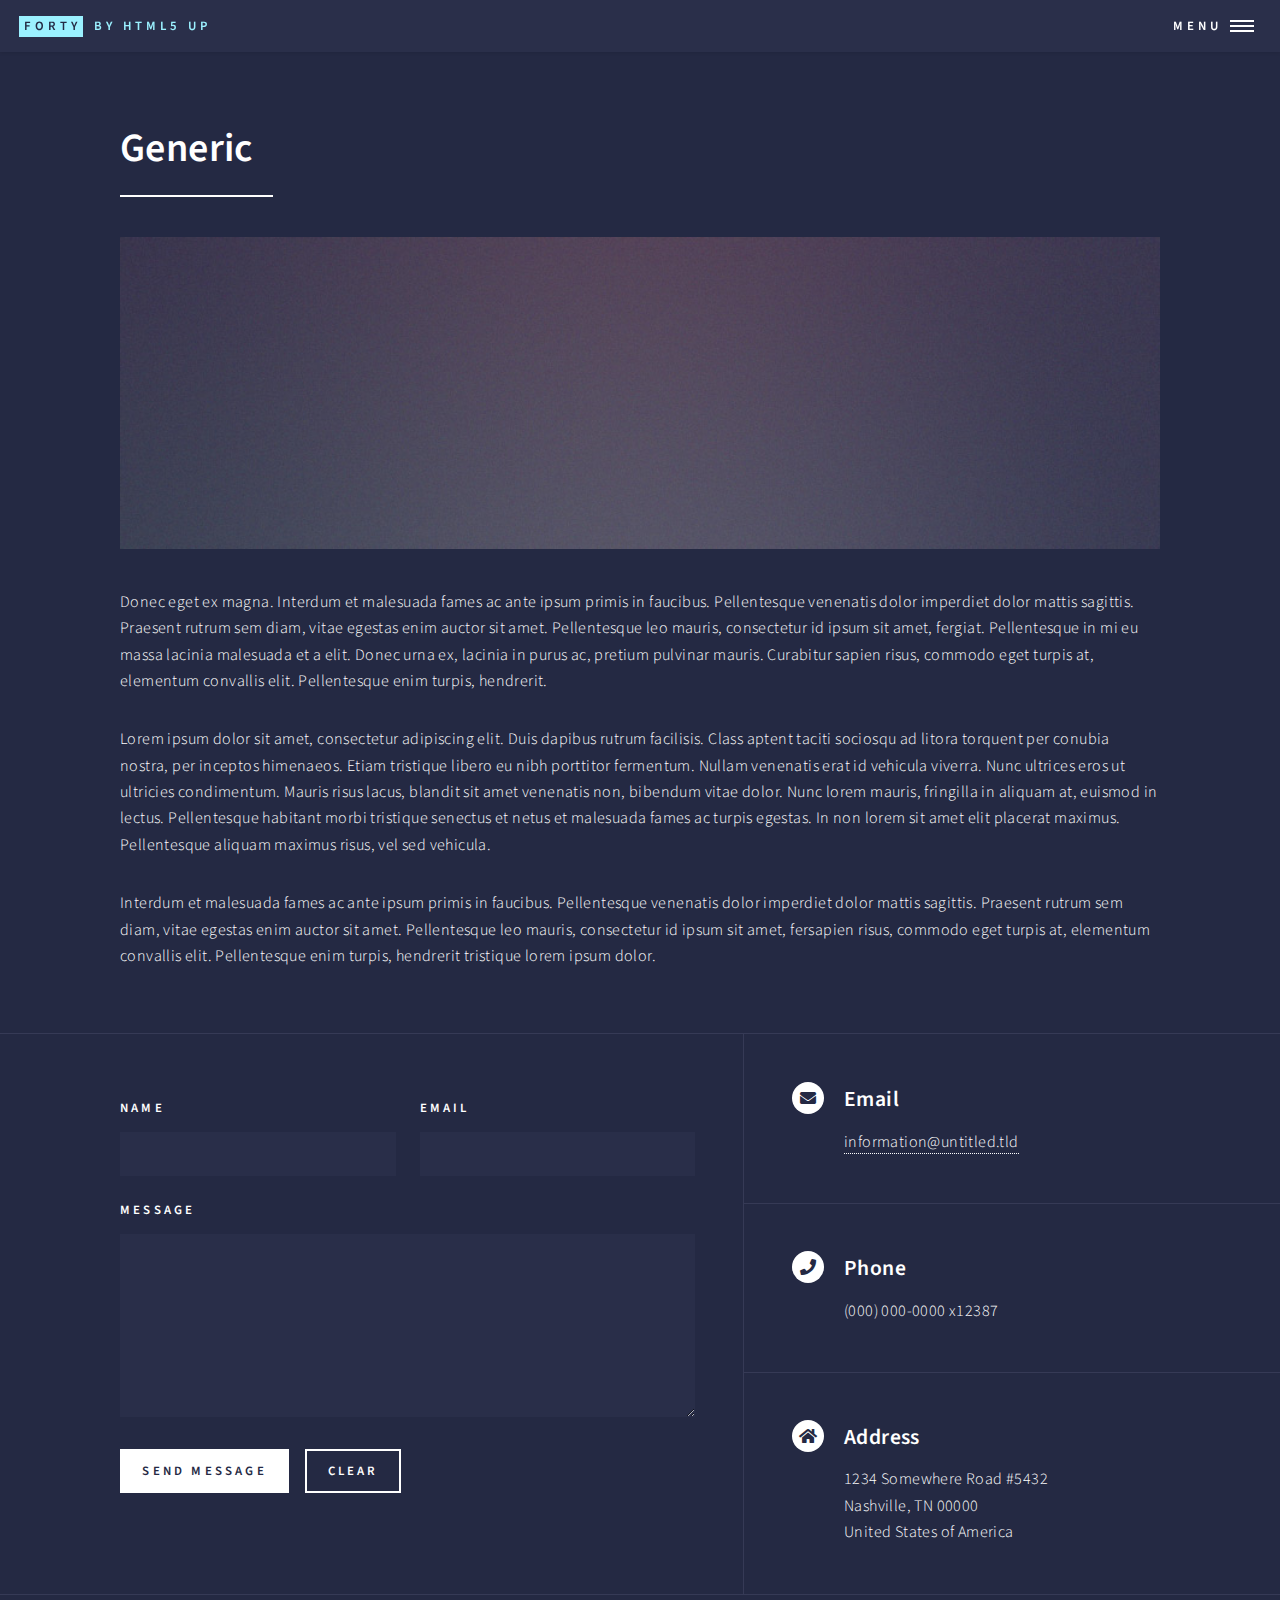
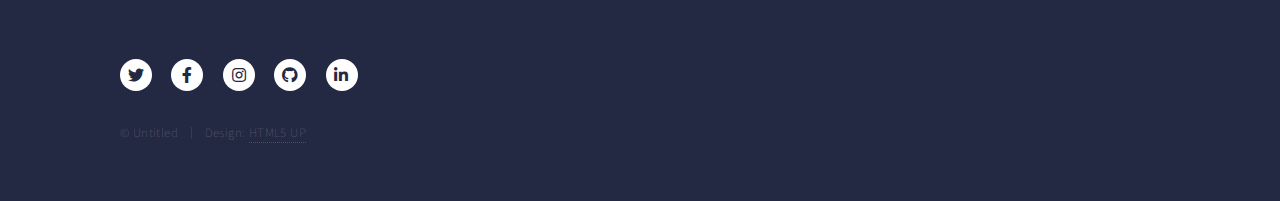
<file: generic copy.html>
<!DOCTYPE HTML>
<!--
	Forty by HTML5 UP
	html5up.net | @ajlkn
	Free for personal and commercial use under the CCA 3.0 license (html5up.net/license)
-->
<html>
	<head>
		<title>Generic - Forty by HTML5 UP</title>
		<meta charset="utf-8" />
		<meta name="viewport" content="width=device-width, initial-scale=1, user-scalable=no" />
		<link rel="stylesheet" href="assets/css/main.css" />
		<noscript><link rel="stylesheet" href="assets/css/noscript.css" /></noscript>
	</head>
	<body class="is-preload">

		<!-- Wrapper -->
			<div id="wrapper">

				<!-- Header -->
					<header id="header">
						<a href="index.html" class="logo"><strong>Forty</strong> <span>by HTML5 UP</span></a>
						<nav>
							<a href="#menu">Menu</a>
						</nav>
					</header>

				<!-- Menu -->
					<nav id="menu">
						<ul class="links">
							<li><a href="index.html">Home</a></li>
							<li><a href="landing.html">Landing</a></li>
							<li><a href="generic.html">Generic</a></li>
							<li><a href="elements.html">Elements</a></li>
						</ul>
						<ul class="actions stacked">
							<li><a href="#" class="button primary fit">Get Started</a></li>
							<li><a href="#" class="button fit">Log In</a></li>
						</ul>
					</nav>

				<!-- Main -->
					<div id="main" class="alt">

						<!-- One -->
							<section id="one">
								<div class="inner">
									<header class="major">
										<h1>Generic</h1>
									</header>
									<span class="image main"><img src="images/pic11.jpg" alt="" /></span>
									<p>Donec eget ex magna. Interdum et malesuada fames ac ante ipsum primis in faucibus. Pellentesque venenatis dolor imperdiet dolor mattis sagittis. Praesent rutrum sem diam, vitae egestas enim auctor sit amet. Pellentesque leo mauris, consectetur id ipsum sit amet, fergiat. Pellentesque in mi eu massa lacinia malesuada et a elit. Donec urna ex, lacinia in purus ac, pretium pulvinar mauris. Curabitur sapien risus, commodo eget turpis at, elementum convallis elit. Pellentesque enim turpis, hendrerit.</p>
									<p>Lorem ipsum dolor sit amet, consectetur adipiscing elit. Duis dapibus rutrum facilisis. Class aptent taciti sociosqu ad litora torquent per conubia nostra, per inceptos himenaeos. Etiam tristique libero eu nibh porttitor fermentum. Nullam venenatis erat id vehicula viverra. Nunc ultrices eros ut ultricies condimentum. Mauris risus lacus, blandit sit amet venenatis non, bibendum vitae dolor. Nunc lorem mauris, fringilla in aliquam at, euismod in lectus. Pellentesque habitant morbi tristique senectus et netus et malesuada fames ac turpis egestas. In non lorem sit amet elit placerat maximus. Pellentesque aliquam maximus risus, vel sed vehicula.</p>
									<p>Interdum et malesuada fames ac ante ipsum primis in faucibus. Pellentesque venenatis dolor imperdiet dolor mattis sagittis. Praesent rutrum sem diam, vitae egestas enim auctor sit amet. Pellentesque leo mauris, consectetur id ipsum sit amet, fersapien risus, commodo eget turpis at, elementum convallis elit. Pellentesque enim turpis, hendrerit tristique lorem ipsum dolor.</p>
								</div>
							</section>

					</div>

				<!-- Contact -->
					<section id="contact">
						<div class="inner">
							<section>
								<form method="post" action="#">
									<div class="fields">
										<div class="field half">
											<label for="name">Name</label>
											<input type="text" name="name" id="name" />
										</div>
										<div class="field half">
											<label for="email">Email</label>
											<input type="text" name="email" id="email" />
										</div>
										<div class="field">
											<label for="message">Message</label>
											<textarea name="message" id="message" rows="6"></textarea>
										</div>
									</div>
									<ul class="actions">
										<li><input type="submit" value="Send Message" class="primary" /></li>
										<li><input type="reset" value="Clear" /></li>
									</ul>
								</form>
							</section>
							<section class="split">
								<section>
									<div class="contact-method">
										<span class="icon solid alt fa-envelope"></span>
										<h3>Email</h3>
										<a href="#">information@untitled.tld</a>
									</div>
								</section>
								<section>
									<div class="contact-method">
										<span class="icon solid alt fa-phone"></span>
										<h3>Phone</h3>
										<span>(000) 000-0000 x12387</span>
									</div>
								</section>
								<section>
									<div class="contact-method">
										<span class="icon solid alt fa-home"></span>
										<h3>Address</h3>
										<span>1234 Somewhere Road #5432<br />
										Nashville, TN 00000<br />
										United States of America</span>
									</div>
								</section>
							</section>
						</div>
					</section>

				<!-- Footer -->
					<footer id="footer">
						<div class="inner">
							<ul class="icons">
								<li><a href="#" class="icon brands alt fa-twitter"><span class="label">Twitter</span></a></li>
								<li><a href="#" class="icon brands alt fa-facebook-f"><span class="label">Facebook</span></a></li>
								<li><a href="#" class="icon brands alt fa-instagram"><span class="label">Instagram</span></a></li>
								<li><a href="#" class="icon brands alt fa-github"><span class="label">GitHub</span></a></li>
								<li><a href="#" class="icon brands alt fa-linkedin-in"><span class="label">LinkedIn</span></a></li>
							</ul>
							<ul class="copyright">
								<li>&copy; Untitled</li><li>Design: <a href="https://html5up.net">HTML5 UP</a></li>
							</ul>
						</div>
					</footer>

			</div>

		<!-- Scripts -->
			<script src="assets/js/jquery.min.js"></script>
			<script src="assets/js/jquery.scrolly.min.js"></script>
			<script src="assets/js/jquery.scrollex.min.js"></script>
			<script src="assets/js/browser.min.js"></script>
			<script src="assets/js/breakpoints.min.js"></script>
			<script src="assets/js/util.js"></script>
			<script src="assets/js/main.js"></script>

	</body>
</html>
</file>
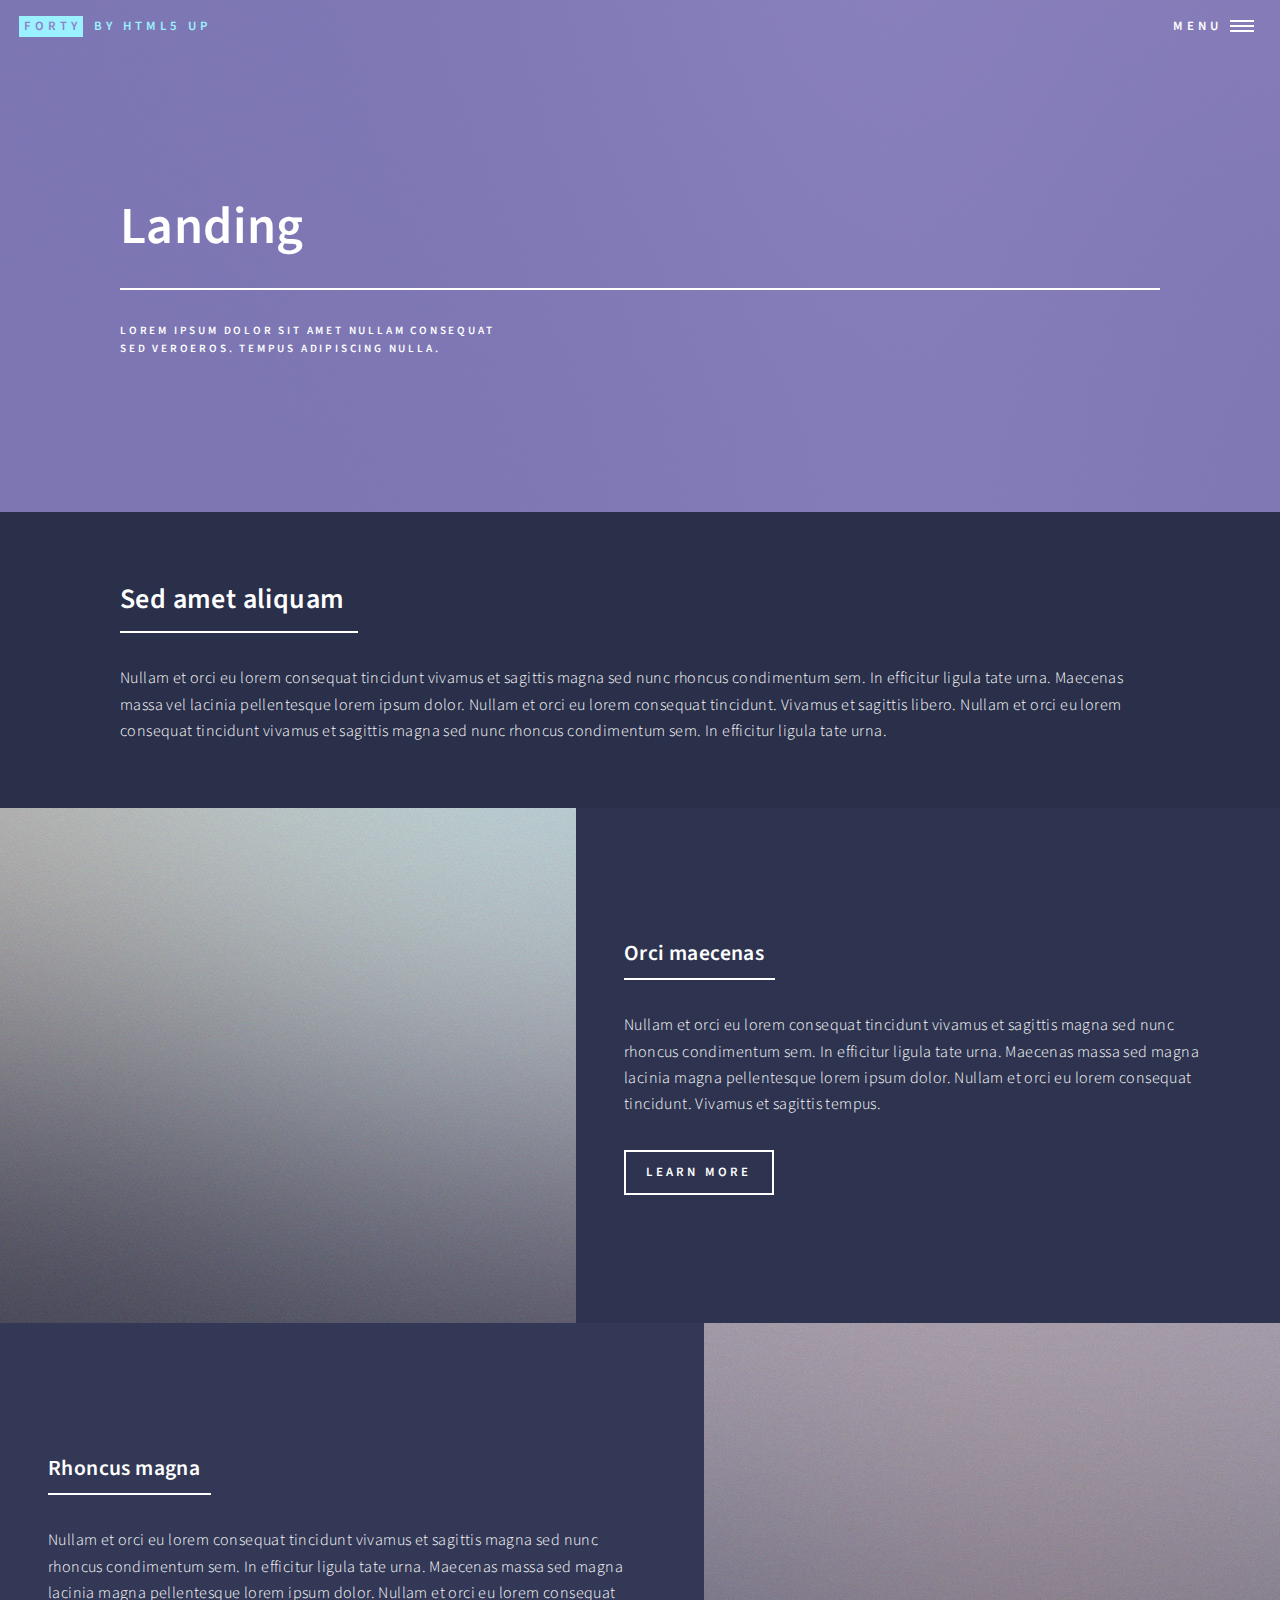
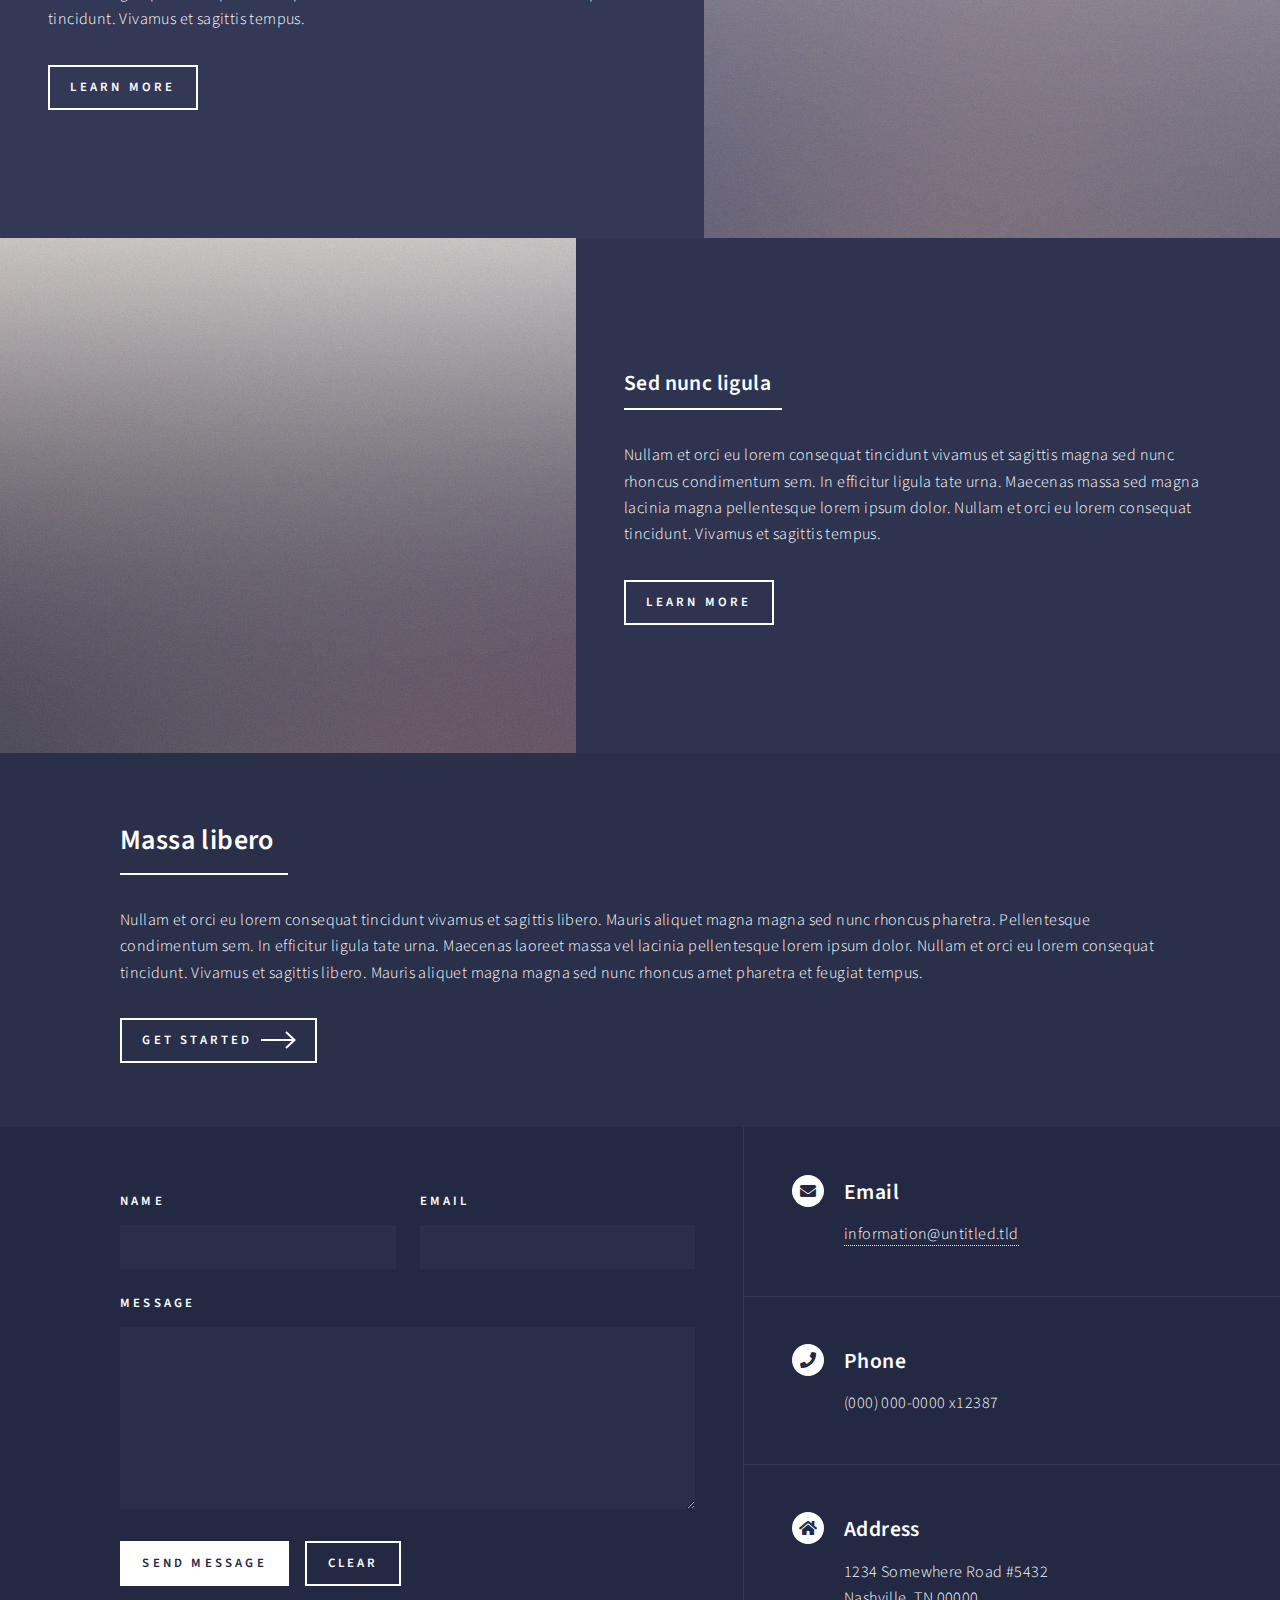
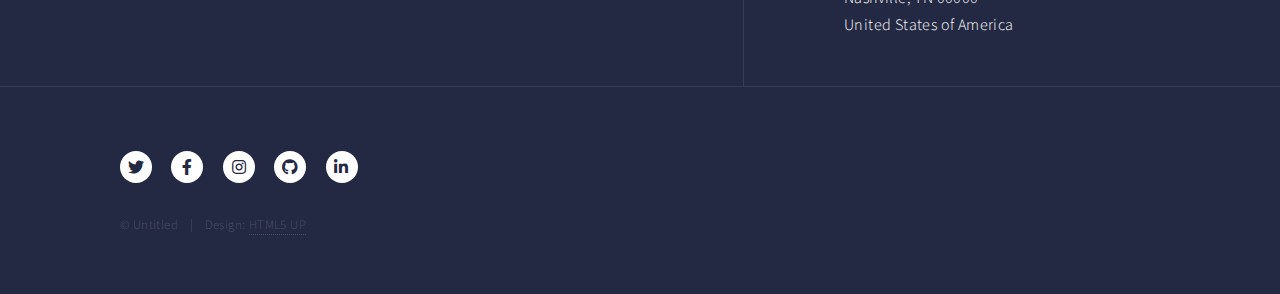
<file: landing copy.html>
<!DOCTYPE HTML>
<!--
	Forty by HTML5 UP
	html5up.net | @ajlkn
	Free for personal and commercial use under the CCA 3.0 license (html5up.net/license)
-->
<html>
	<head>
		<title>Landing - Forty by HTML5 UP</title>
		<meta charset="utf-8" />
		<meta name="viewport" content="width=device-width, initial-scale=1, user-scalable=no" />
		<link rel="stylesheet" href="assets/css/main.css" />
		<noscript><link rel="stylesheet" href="assets/css/noscript.css" /></noscript>
	</head>
	<body class="is-preload">

		<!-- Wrapper -->
			<div id="wrapper">

				<!-- Header -->
				<!-- Note: The "styleN" class below should match that of the banner element. -->
					<header id="header" class="alt style2">
						<a href="index.html" class="logo"><strong>Forty</strong> <span>by HTML5 UP</span></a>
						<nav>
							<a href="#menu">Menu</a>
						</nav>
					</header>

				<!-- Menu -->
					<nav id="menu">
						<ul class="links">
							<li><a href="index.html">Home</a></li>
							<li><a href="landing.html">Landing</a></li>
							<li><a href="generic.html">Generic</a></li>
							<li><a href="elements.html">Elements</a></li>
						</ul>
						<ul class="actions stacked">
							<li><a href="#" class="button primary fit">Get Started</a></li>
							<li><a href="#" class="button fit">Log In</a></li>
						</ul>
					</nav>

				<!-- Banner -->
				<!-- Note: The "styleN" class below should match that of the header element. -->
					<section id="banner" class="style2">
						<div class="inner">
							<span class="image">
								<img src="images/pic07.jpg" alt="" />
							</span>
							<header class="major">
								<h1>Landing</h1>
							</header>
							<div class="content">
								<p>Lorem ipsum dolor sit amet nullam consequat<br />
								sed veroeros. tempus adipiscing nulla.</p>
							</div>
						</div>
					</section>

				<!-- Main -->
					<div id="main">

						<!-- One -->
							<section id="one">
								<div class="inner">
									<header class="major">
										<h2>Sed amet aliquam</h2>
									</header>
									<p>Nullam et orci eu lorem consequat tincidunt vivamus et sagittis magna sed nunc rhoncus condimentum sem. In efficitur ligula tate urna. Maecenas massa vel lacinia pellentesque lorem ipsum dolor. Nullam et orci eu lorem consequat tincidunt. Vivamus et sagittis libero. Nullam et orci eu lorem consequat tincidunt vivamus et sagittis magna sed nunc rhoncus condimentum sem. In efficitur ligula tate urna.</p>
								</div>
							</section>

						<!-- Two -->
							<section id="two" class="spotlights">
								<section>
									<a href="generic.html" class="image">
										<img src="images/pic08.jpg" alt="" data-position="center center" />
									</a>
									<div class="content">
										<div class="inner">
											<header class="major">
												<h3>Orci maecenas</h3>
											</header>
											<p>Nullam et orci eu lorem consequat tincidunt vivamus et sagittis magna sed nunc rhoncus condimentum sem. In efficitur ligula tate urna. Maecenas massa sed magna lacinia magna pellentesque lorem ipsum dolor. Nullam et orci eu lorem consequat tincidunt. Vivamus et sagittis tempus.</p>
											<ul class="actions">
												<li><a href="generic.html" class="button">Learn more</a></li>
											</ul>
										</div>
									</div>
								</section>
								<section>
									<a href="generic.html" class="image">
										<img src="images/pic09.jpg" alt="" data-position="top center" />
									</a>
									<div class="content">
										<div class="inner">
											<header class="major">
												<h3>Rhoncus magna</h3>
											</header>
											<p>Nullam et orci eu lorem consequat tincidunt vivamus et sagittis magna sed nunc rhoncus condimentum sem. In efficitur ligula tate urna. Maecenas massa sed magna lacinia magna pellentesque lorem ipsum dolor. Nullam et orci eu lorem consequat tincidunt. Vivamus et sagittis tempus.</p>
											<ul class="actions">
												<li><a href="generic.html" class="button">Learn more</a></li>
											</ul>
										</div>
									</div>
								</section>
								<section>
									<a href="generic.html" class="image">
										<img src="images/pic10.jpg" alt="" data-position="25% 25%" />
									</a>
									<div class="content">
										<div class="inner">
											<header class="major">
												<h3>Sed nunc ligula</h3>
											</header>
											<p>Nullam et orci eu lorem consequat tincidunt vivamus et sagittis magna sed nunc rhoncus condimentum sem. In efficitur ligula tate urna. Maecenas massa sed magna lacinia magna pellentesque lorem ipsum dolor. Nullam et orci eu lorem consequat tincidunt. Vivamus et sagittis tempus.</p>
											<ul class="actions">
												<li><a href="generic.html" class="button">Learn more</a></li>
											</ul>
										</div>
									</div>
								</section>
							</section>

						<!-- Three -->
							<section id="three">
								<div class="inner">
									<header class="major">
										<h2>Massa libero</h2>
									</header>
									<p>Nullam et orci eu lorem consequat tincidunt vivamus et sagittis libero. Mauris aliquet magna magna sed nunc rhoncus pharetra. Pellentesque condimentum sem. In efficitur ligula tate urna. Maecenas laoreet massa vel lacinia pellentesque lorem ipsum dolor. Nullam et orci eu lorem consequat tincidunt. Vivamus et sagittis libero. Mauris aliquet magna magna sed nunc rhoncus amet pharetra et feugiat tempus.</p>
									<ul class="actions">
										<li><a href="generic.html" class="button next">Get Started</a></li>
									</ul>
								</div>
							</section>

					</div>

				<!-- Contact -->
					<section id="contact">
						<div class="inner">
							<section>
								<form method="post" action="#">
									<div class="fields">
										<div class="field half">
											<label for="name">Name</label>
											<input type="text" name="name" id="name" />
										</div>
										<div class="field half">
											<label for="email">Email</label>
											<input type="text" name="email" id="email" />
										</div>
										<div class="field">
											<label for="message">Message</label>
											<textarea name="message" id="message" rows="6"></textarea>
										</div>
									</div>
									<ul class="actions">
										<li><input type="submit" value="Send Message" class="primary" /></li>
										<li><input type="reset" value="Clear" /></li>
									</ul>
								</form>
							</section>
							<section class="split">
								<section>
									<div class="contact-method">
										<span class="icon solid alt fa-envelope"></span>
										<h3>Email</h3>
										<a href="#">information@untitled.tld</a>
									</div>
								</section>
								<section>
									<div class="contact-method">
										<span class="icon solid alt fa-phone"></span>
										<h3>Phone</h3>
										<span>(000) 000-0000 x12387</span>
									</div>
								</section>
								<section>
									<div class="contact-method">
										<span class="icon solid alt fa-home"></span>
										<h3>Address</h3>
										<span>1234 Somewhere Road #5432<br />
										Nashville, TN 00000<br />
										United States of America</span>
									</div>
								</section>
							</section>
						</div>
					</section>

				<!-- Footer -->
					<footer id="footer">
						<div class="inner">
							<ul class="icons">
								<li><a href="#" class="icon brands alt fa-twitter"><span class="label">Twitter</span></a></li>
								<li><a href="#" class="icon brands alt fa-facebook-f"><span class="label">Facebook</span></a></li>
								<li><a href="#" class="icon brands alt fa-instagram"><span class="label">Instagram</span></a></li>
								<li><a href="#" class="icon brands alt fa-github"><span class="label">GitHub</span></a></li>
								<li><a href="#" class="icon brands alt fa-linkedin-in"><span class="label">LinkedIn</span></a></li>
							</ul>
							<ul class="copyright">
								<li>&copy; Untitled</li><li>Design: <a href="https://html5up.net">HTML5 UP</a></li>
							</ul>
						</div>
					</footer>

			</div>

		<!-- Scripts -->
			<script src="assets/js/jquery.min.js"></script>
			<script src="assets/js/jquery.scrolly.min.js"></script>
			<script src="assets/js/jquery.scrollex.min.js"></script>
			<script src="assets/js/browser.min.js"></script>
			<script src="assets/js/breakpoints.min.js"></script>
			<script src="assets/js/util.js"></script>
			<script src="assets/js/main.js"></script>

	</body>
</html>
</file>
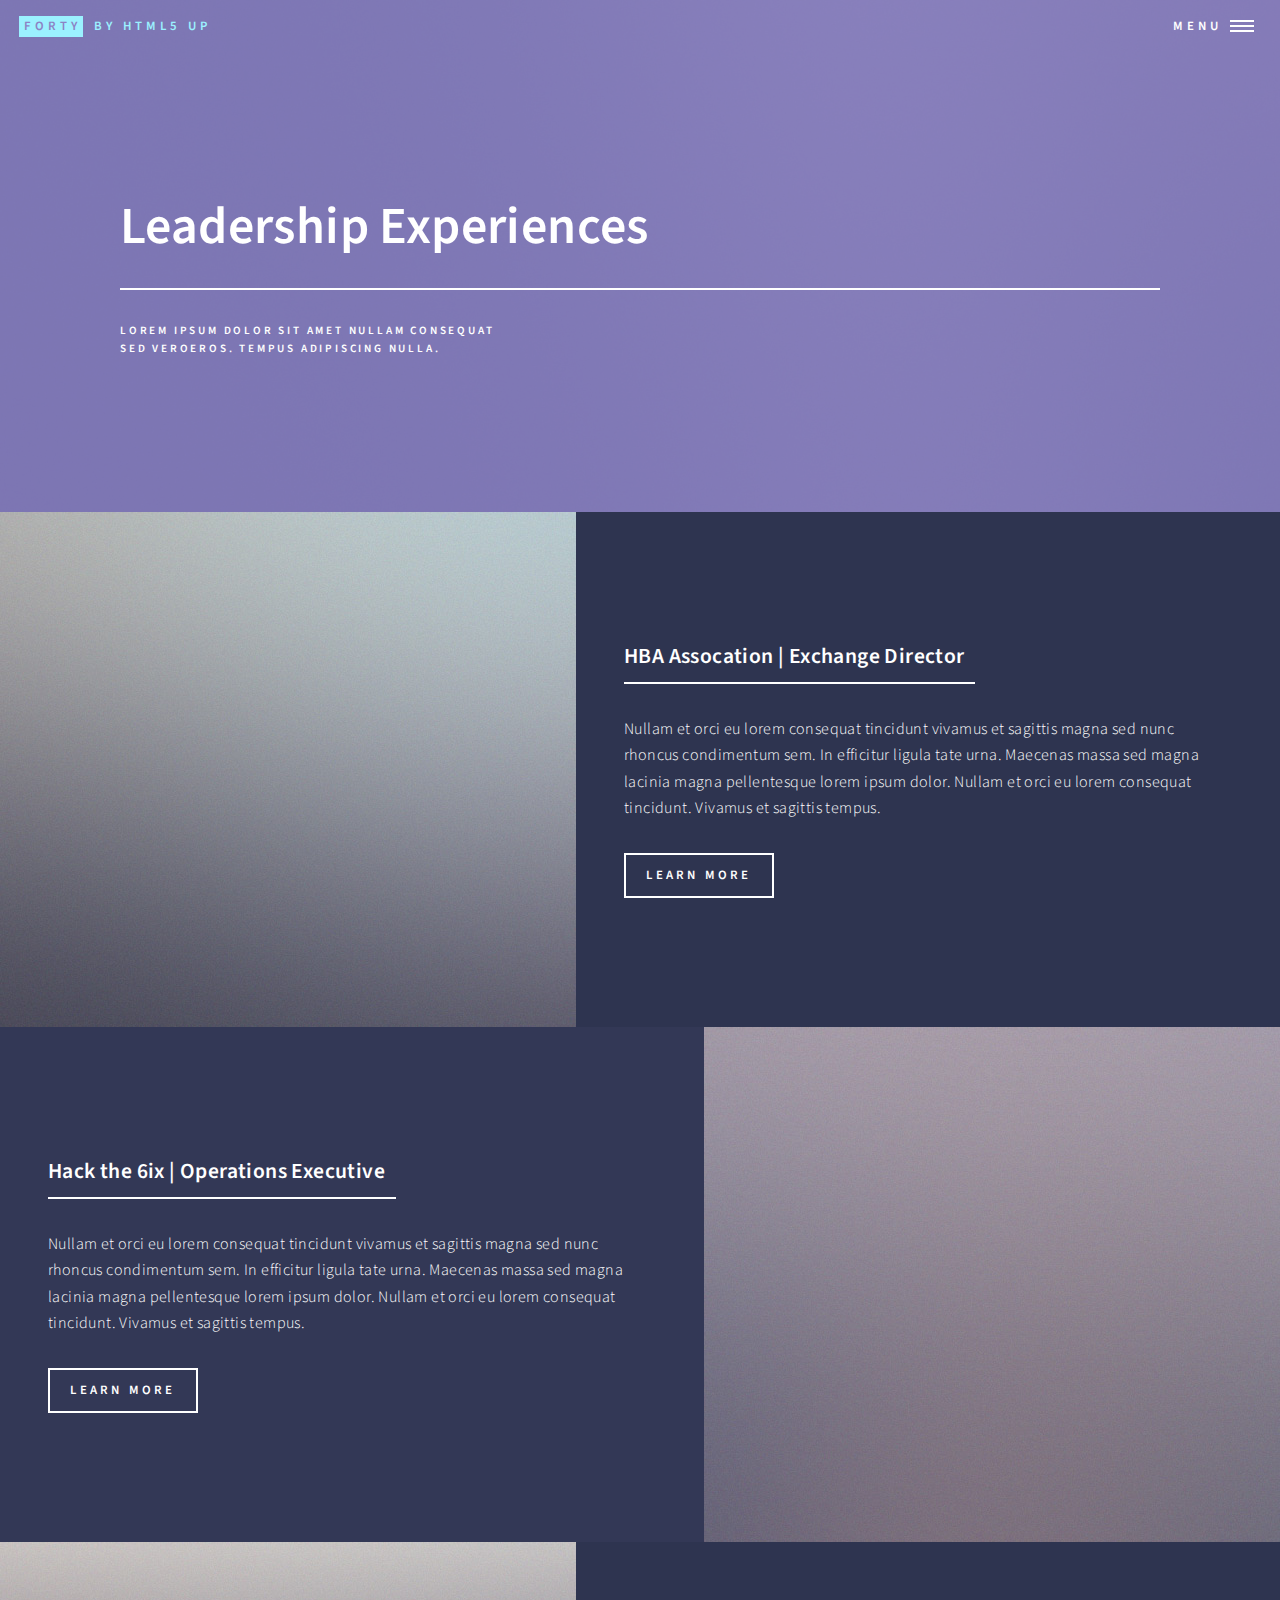
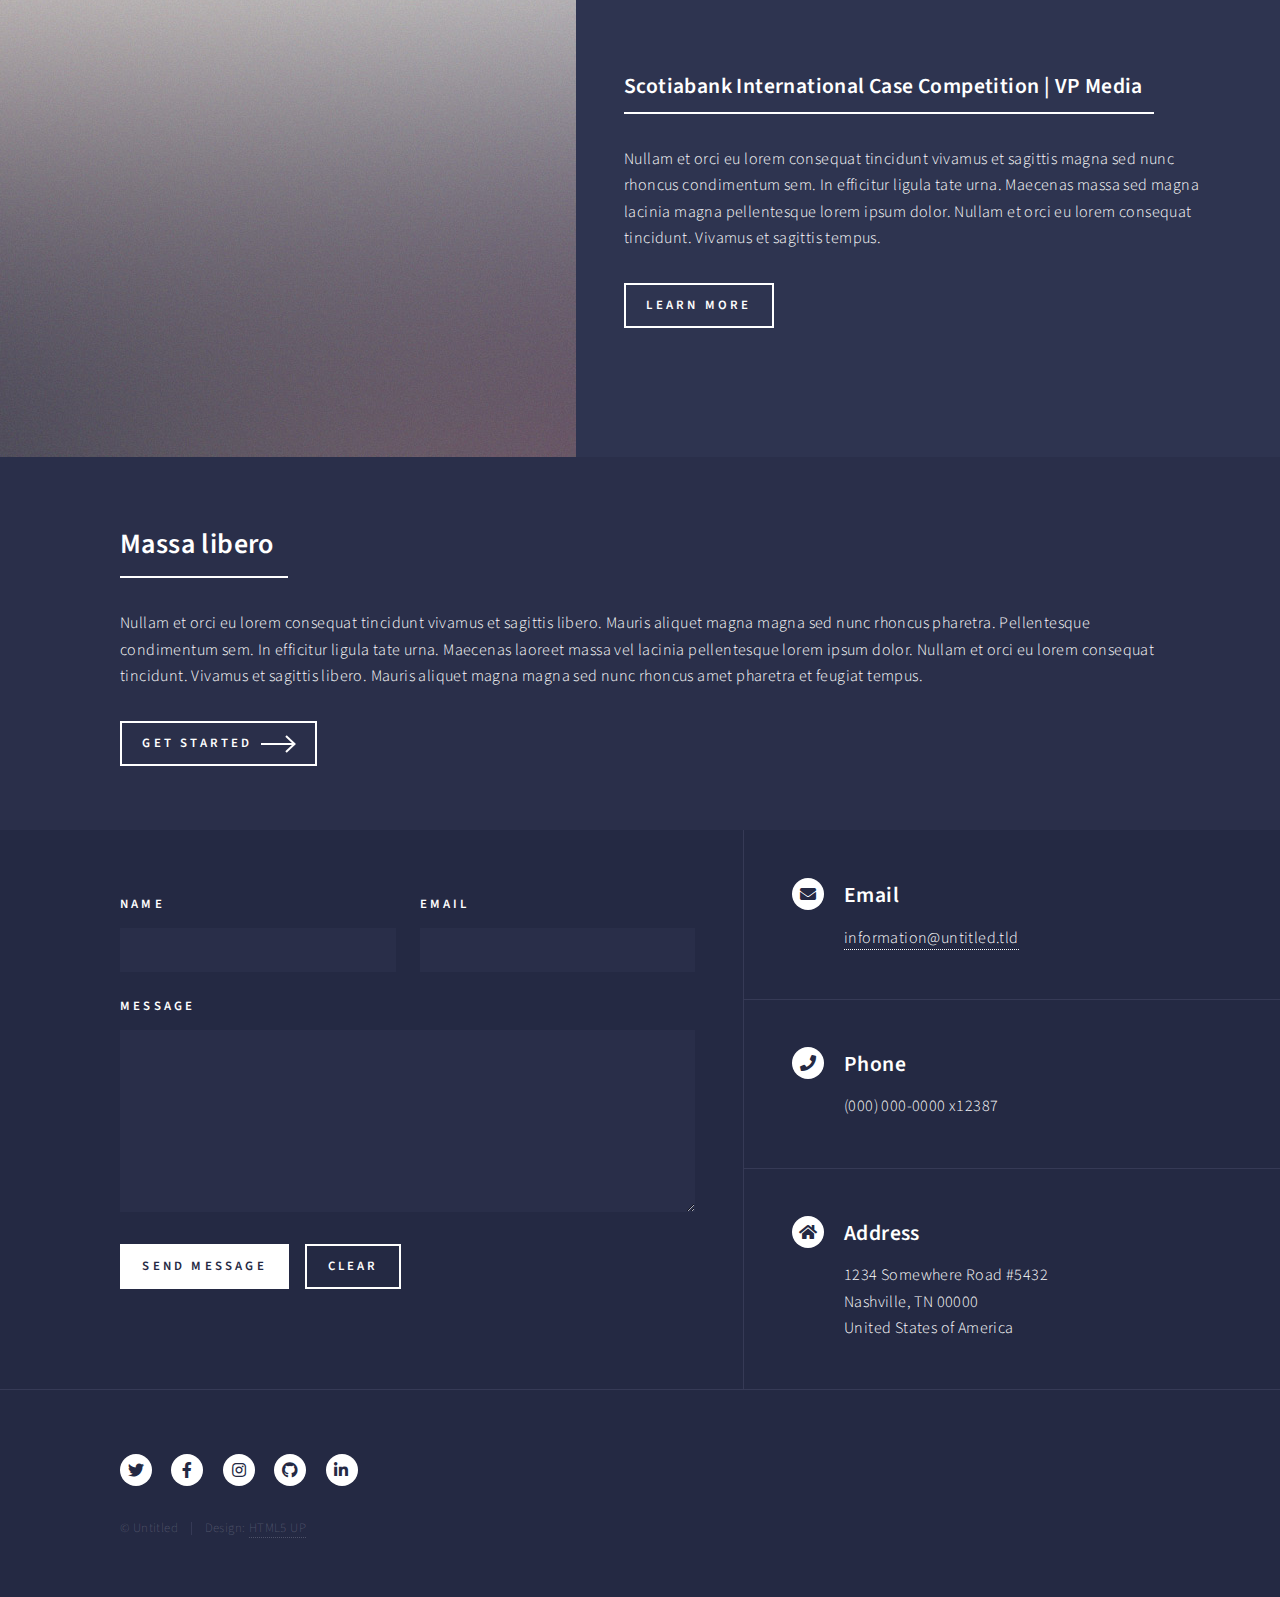
<file: landing.html>
<!DOCTYPE HTML>
<!--
	Forty by HTML5 UP
	html5up.net | @ajlkn
	Free for personal and commercial use under the CCA 3.0 license (html5up.net/license)
-->
<html>
	<head>
		<title>Landing - Forty by HTML5 UP</title>
		<meta charset="utf-8" />
		<meta name="viewport" content="width=device-width, initial-scale=1, user-scalable=no" />
		<link rel="stylesheet" href="assets/css/main.css" />
		<noscript><link rel="stylesheet" href="assets/css/noscript.css" /></noscript>
	</head>
	<body class="is-preload">

		<!-- Wrapper -->
			<div id="wrapper">

				<!-- Header -->
				<!-- Note: The "styleN" class below should match that of the banner element. -->
					<header id="header" class="alt style2">
						<a href="index.html" class="logo"><strong>Forty</strong> <span>by HTML5 UP</span></a>
						<nav>
							<a href="#menu">Menu</a>
						</nav>
					</header>

				<!-- Menu -->
					<nav id="menu">
						<ul class="links">
							<li><a href="index.html">Home</a></li>
							<li><a href="landing.html">Landing</a></li>
							<li><a href="generic.html">Generic</a></li>
							<li><a href="elements.html">Elements</a></li>
						</ul>
						<ul class="actions stacked">
							<li><a href="#" class="button primary fit">LinkedIn</a></li>
						</ul>
					</nav>

				<!-- Banner -->
				<!-- Note: The "styleN" class below should match that of the header element. -->
					<section id="banner" class="style2">
						<div class="inner">
							<span class="image">
								<img src="images/pic07.jpg" alt="" />
							</span>
							<header class="major">
								<h1>Leadership Experiences</h1>
							</header>
							<div class="content">
								<p>Lorem ipsum dolor sit amet nullam consequat<br />
								sed veroeros. tempus adipiscing nulla.</p>
							</div>
						</div>
					</section>

				<!-- Main -->
					<div id="main">

						<!-- Two -->
							<section id="two" class="spotlights">
								<section>
									<a href="generic.html" class="image">
										<img src="images/pic08.jpg" alt="" data-position="center center" />
									</a>
									<div class="content">
										<div class="inner">
											<header class="major">
												<h3>HBA Assocation | Exchange Director</h3>
											</header>
											<p>Nullam et orci eu lorem consequat tincidunt vivamus et sagittis magna sed nunc rhoncus condimentum sem. In efficitur ligula tate urna. Maecenas massa sed magna lacinia magna pellentesque lorem ipsum dolor. Nullam et orci eu lorem consequat tincidunt. Vivamus et sagittis tempus.</p>
											<ul class="actions">
												<li><a href="generic.html" class="button">Learn more</a></li>
											</ul>
										</div>
									</div>
								</section>
								<section>
									<a href="generic.html" class="image">
										<img src="images/pic09.jpg" alt="" data-position="top center" />
									</a>
									<div class="content">
										<div class="inner">
											<header class="major">
												<h3>Hack the 6ix | Operations Executive</h3>
											</header>
											<p>Nullam et orci eu lorem consequat tincidunt vivamus et sagittis magna sed nunc rhoncus condimentum sem. In efficitur ligula tate urna. Maecenas massa sed magna lacinia magna pellentesque lorem ipsum dolor. Nullam et orci eu lorem consequat tincidunt. Vivamus et sagittis tempus.</p>
											<ul class="actions">
												<li><a href="generic.html" class="button">Learn more</a></li>
											</ul>
										</div>
									</div>
								</section>
								<section>
									<a href="generic.html" class="image">
										<img src="images/pic10.jpg" alt="" data-position="25% 25%" />
									</a>
									<div class="content">
										<div class="inner">
											<header class="major">
												<h3>Scotiabank International Case Competition | VP Media</h3>
											</header>
											<p>Nullam et orci eu lorem consequat tincidunt vivamus et sagittis magna sed nunc rhoncus condimentum sem. In efficitur ligula tate urna. Maecenas massa sed magna lacinia magna pellentesque lorem ipsum dolor. Nullam et orci eu lorem consequat tincidunt. Vivamus et sagittis tempus.</p>
											<ul class="actions">
												<li><a href="generic.html" class="button">Learn more</a></li>
											</ul>
										</div>
									</div>
								</section>
							</section>

						<!-- Three -->
							<section id="three">
								<div class="inner">
									<header class="major">
										<h2>Massa libero</h2>
									</header>
									<p>Nullam et orci eu lorem consequat tincidunt vivamus et sagittis libero. Mauris aliquet magna magna sed nunc rhoncus pharetra. Pellentesque condimentum sem. In efficitur ligula tate urna. Maecenas laoreet massa vel lacinia pellentesque lorem ipsum dolor. Nullam et orci eu lorem consequat tincidunt. Vivamus et sagittis libero. Mauris aliquet magna magna sed nunc rhoncus amet pharetra et feugiat tempus.</p>
									<ul class="actions">
										<li><a href="generic.html" class="button next">Get Started</a></li>
									</ul>
								</div>
							</section>

					</div>

				<!-- Contact -->
					<section id="contact">
						<div class="inner">
							<section>
								<form method="post" action="#">
									<div class="fields">
										<div class="field half">
											<label for="name">Name</label>
											<input type="text" name="name" id="name" />
										</div>
										<div class="field half">
											<label for="email">Email</label>
											<input type="text" name="email" id="email" />
										</div>
										<div class="field">
											<label for="message">Message</label>
											<textarea name="message" id="message" rows="6"></textarea>
										</div>
									</div>
									<ul class="actions">
										<li><input type="submit" value="Send Message" class="primary" /></li>
										<li><input type="reset" value="Clear" /></li>
									</ul>
								</form>
							</section>
							<section class="split">
								<section>
									<div class="contact-method">
										<span class="icon solid alt fa-envelope"></span>
										<h3>Email</h3>
										<a href="#">information@untitled.tld</a>
									</div>
								</section>
								<section>
									<div class="contact-method">
										<span class="icon solid alt fa-phone"></span>
										<h3>Phone</h3>
										<span>(000) 000-0000 x12387</span>
									</div>
								</section>
								<section>
									<div class="contact-method">
										<span class="icon solid alt fa-home"></span>
										<h3>Address</h3>
										<span>1234 Somewhere Road #5432<br />
										Nashville, TN 00000<br />
										United States of America</span>
									</div>
								</section>
							</section>
						</div>
					</section>

				<!-- Footer -->
					<footer id="footer">
						<div class="inner">
							<ul class="icons">
								<li><a href="#" class="icon brands alt fa-twitter"><span class="label">Twitter</span></a></li>
								<li><a href="#" class="icon brands alt fa-facebook-f"><span class="label">Facebook</span></a></li>
								<li><a href="#" class="icon brands alt fa-instagram"><span class="label">Instagram</span></a></li>
								<li><a href="#" class="icon brands alt fa-github"><span class="label">GitHub</span></a></li>
								<li><a href="#" class="icon brands alt fa-linkedin-in"><span class="label">LinkedIn</span></a></li>
							</ul>
							<ul class="copyright">
								<li>&copy; Untitled</li><li>Design: <a href="https://html5up.net">HTML5 UP</a></li>
							</ul>
						</div>
					</footer>

			</div>

		<!-- Scripts -->
			<script src="assets/js/jquery.min.js"></script>
			<script src="assets/js/jquery.scrolly.min.js"></script>
			<script src="assets/js/jquery.scrollex.min.js"></script>
			<script src="assets/js/browser.min.js"></script>
			<script src="assets/js/breakpoints.min.js"></script>
			<script src="assets/js/util.js"></script>
			<script src="assets/js/main.js"></script>

	</body>
</html>
</file>
<file: assets/css/noscript.css>
/*
	Forty by HTML5 UP
	html5up.net | @ajlkn
	Free for personal and commercial use under the CCA 3.0 license (html5up.net/license)
*/

/* Banner */

	body.is-preload #banner:after {
		opacity: 0.85;
	}

	body.is-preload #banner > .inner {
		-moz-filter: none;
		-webkit-filter: none;
		-ms-filter: none;
		filter: none;
		-moz-transform: none;
		-webkit-transform: none;
		-ms-transform: none;
		transform: none;
		opacity: 1;
	}
</file>
<file: assets/css/main.css>
@import url(fontawesome-all.min.css);
@import url("https://fonts.googleapis.com/css?family=Source+Sans+Pro:300,300italic,600,600italic");

/*
	Forty by HTML5 UP
	html5up.net | @ajlkn
	Free for personal and commercial use under the CCA 3.0 license (html5up.net/license)
*/

html, body, div, span, applet, object,
iframe, h1, h2, h3, h4, h5, h6, p, blockquote,
pre, a, abbr, acronym, address, big, cite,
code, del, dfn, em, img, ins, kbd, q, s, samp,
small, strike, strong, sub, sup, tt, var, b,
u, i, center, dl, dt, dd, ol, ul, li, fieldset,
form, label, legend, table, caption, tbody,
tfoot, thead, tr, th, td, article, aside,
canvas, details, embed, figure, figcaption,
footer, header, hgroup, menu, nav, output, ruby,
section, summary, time, mark, audio, video {
	margin: 0;
	padding: 0;
	border: 0;
	font-size: 100%;
	font: inherit;
	vertical-align: baseline;}

article, aside, details, figcaption, figure,
footer, header, hgroup, menu, nav, section {
	display: block;}

body {
	line-height: 1;
}

ol, ul {
	list-style: none;
}

blockquote, q {
	quotes: none;
}

	blockquote:before, blockquote:after, q:before, q:after {
		content: '';
		content: none;
	}

table {
	border-collapse: collapse;
	border-spacing: 0;
}

body {
	-webkit-text-size-adjust: none;
}

mark {
	background-color: transparent;
	color: inherit;
}

input::-moz-focus-inner {
	border: 0;
	padding: 0;
}

input, select, textarea {
	-moz-appearance: none;
	-webkit-appearance: none;
	-ms-appearance: none;
	appearance: none;
}

/* Basic */

	@-ms-viewport {
		width: device-width;
	}

	body {
		-ms-overflow-style: scrollbar;
	}

	@media screen and (max-width: 480px) {

		html, body {
			min-width: 320px;
		}

	}

	html {
		box-sizing: border-box;
	}

	*, *:before, *:after {
		box-sizing: inherit;
	}

	body {
		background: #242943;
	}

		body.is-preload *, body.is-preload *:before, body.is-preload *:after {
			-moz-animation: none !important;
			-webkit-animation: none !important;
			-ms-animation: none !important;
			animation: none !important;
			-moz-transition: none !important;
			-webkit-transition: none !important;
			-ms-transition: none !important;
			transition: none !important;
		}

/* Type */

	body, input, select, textarea {
		color: #ffffff;
		font-family: "Source Sans Pro", Helvetica, sans-serif;
		font-size: 17pt;
		font-weight: 300;
		letter-spacing: 0.025em;
		line-height: 1.65;
	}

		@media screen and (max-width: 1680px) {

			body, input, select, textarea {
				font-size: 14pt;
			}

		}

		@media screen and (max-width: 1280px) {

			body, input, select, textarea {
				font-size: 12pt;
			}

		}

		@media screen and (max-width: 360px) {

			body, input, select, textarea {
				font-size: 11pt;
			}

		}

	a {
		-moz-transition: color 0.2s ease-in-out, border-bottom-color 0.2s ease-in-out;
		-webkit-transition: color 0.2s ease-in-out, border-bottom-color 0.2s ease-in-out;
		-ms-transition: color 0.2s ease-in-out, border-bottom-color 0.2s ease-in-out;
		transition: color 0.2s ease-in-out, border-bottom-color 0.2s ease-in-out;
		border-bottom: dotted 1px;
		color: inherit;
		text-decoration: none;
	}

		a:hover {
			border-bottom-color: transparent;
			color: #9bf1ff !important;
		}

		a:active {
			color: #53e3fb !important;
		}

	strong, b {
		color: #ffffff;
		font-weight: 600;
	}

	em, i {
		font-style: italic;
	}

	p {
		margin: 0 0 2em 0;
	}

	h1, h2, h3, h4, h5, h6 {
		color: #ffffff;
		font-weight: 600;
		line-height: 1.65;
		margin: 0 0 1em 0;
	}

		h1 a, h2 a, h3 a, h4 a, h5 a, h6 a {
			color: inherit;
			border-bottom: 0;
		}

	h1 {
		font-size: 2.5em;
	}

	h2 {
		font-size: 1.75em;
	}

	h3 {
		font-size: 1.35em;
	}

	h4 {
		font-size: 1.1em;
	}

	h5 {
		font-size: 0.9em;
	}

	h6 {
		font-size: 0.7em;
	}

	@media screen and (max-width: 736px) {

		h1 {
			font-size: 2em;
		}

		h2 {
			font-size: 1.5em;
		}

		h3 {
			font-size: 1.25em;
		}

	}

	sub {
		font-size: 0.8em;
		position: relative;
		top: 0.5em;
	}

	sup {
		font-size: 0.8em;
		position: relative;
		top: -0.5em;
	}

	blockquote {
		border-left: solid 4px rgba(212, 212, 255, 0.1);
		font-style: italic;
		margin: 0 0 2em 0;
		padding: 0.5em 0 0.5em 2em;
	}

	code {
		background: rgba(212, 212, 255, 0.035);
		font-family: "Courier New", monospace;
		font-size: 0.9em;
		margin: 0 0.25em;
		padding: 0.25em 0.65em;
	}

	pre {
		-webkit-overflow-scrolling: touch;
		font-family: "Courier New", monospace;
		font-size: 0.9em;
		margin: 0 0 2em 0;
	}

		pre code {
			display: block;
			line-height: 1.75;
			padding: 1em 1.5em;
			overflow-x: auto;
		}

	hr {
		border: 0;
		border-bottom: solid 1px rgba(212, 212, 255, 0.1);
		margin: 2em 0;
	}

		hr.major {
			margin: 3em 0;
		}

	.align-left {
		text-align: left;
	}

	.align-center {
		text-align: center;
	}

	.align-right {
		text-align: right;
	}

/* Row */

	.row {
		display: flex;
		flex-wrap: wrap;
		box-sizing: border-box;
		align-items: stretch;
	}

		.row > * {
			box-sizing: border-box;
		}

		.row.gtr-uniform > * > :last-child {
			margin-bottom: 0;
		}

		.row.aln-left {
			justify-content: flex-start;
		}

		.row.aln-center {
			justify-content: center;
		}

		.row.aln-right {
			justify-content: flex-end;
		}

		.row.aln-top {
			align-items: flex-start;
		}

		.row.aln-middle {
			align-items: center;
		}

		.row.aln-bottom {
			align-items: flex-end;
		}

		.row > .imp {
			order: -1;
		}

		.row > .col-1 {
			width: 8.33333%;
		}

		.row > .off-1 {
			margin-left: 8.33333%;
		}

		.row > .col-2 {
			width: 16.66667%;
		}

		.row > .off-2 {
			margin-left: 16.66667%;
		}

		.row > .col-3 {
			width: 25%;
		}

		.row > .off-3 {
			margin-left: 25%;
		}

		.row > .col-4 {
			width: 33.33333%;
		}

		.row > .off-4 {
			margin-left: 33.33333%;
		}

		.row > .col-5 {
			width: 41.66667%;
		}

		.row > .off-5 {
			margin-left: 41.66667%;
		}

		.row > .col-6 {
			width: 50%;
		}

		.row > .off-6 {
			margin-left: 50%;
		}

		.row > .col-7 {
			width: 58.33333%;
		}

		.row > .off-7 {
			margin-left: 58.33333%;
		}

		.row > .col-8 {
			width: 66.66667%;
		}

		.row > .off-8 {
			margin-left: 66.66667%;
		}

		.row > .col-9 {
			width: 75%;
		}

		.row > .off-9 {
			margin-left: 75%;
		}

		.row > .col-10 {
			width: 83.33333%;
		}

		.row > .off-10 {
			margin-left: 83.33333%;
		}

		.row > .col-11 {
			width: 91.66667%;
		}

		.row > .off-11 {
			margin-left: 91.66667%;
		}

		.row > .col-12 {
			width: 100%;
		}

		.row > .off-12 {
			margin-left: 100%;
		}

		.row.gtr-0 {
			margin-top: 0;
			margin-left: 0em;
		}

			.row.gtr-0 > * {
				padding: 0 0 0 0em;
			}

			.row.gtr-0.gtr-uniform {
				margin-top: 0em;
			}

				.row.gtr-0.gtr-uniform > * {
					padding-top: 0em;
				}

		.row.gtr-25 {
			margin-top: 0;
			margin-left: -0.5em;
		}

			.row.gtr-25 > * {
				padding: 0 0 0 0.5em;
			}

			.row.gtr-25.gtr-uniform {
				margin-top: -0.5em;
			}

				.row.gtr-25.gtr-uniform > * {
					padding-top: 0.5em;
				}

		.row.gtr-50 {
			margin-top: 0;
			margin-left: -1em;
		}

			.row.gtr-50 > * {
				padding: 0 0 0 1em;
			}

			.row.gtr-50.gtr-uniform {
				margin-top: -1em;
			}

				.row.gtr-50.gtr-uniform > * {
					padding-top: 1em;
				}

		.row {
			margin-top: 0;
			margin-left: -2em;
		}

			.row > * {
				padding: 0 0 0 2em;
			}

			.row.gtr-uniform {
				margin-top: -2em;
			}

				.row.gtr-uniform > * {
					padding-top: 2em;
				}

		.row.gtr-150 {
			margin-top: 0;
			margin-left: -3em;
		}

			.row.gtr-150 > * {
				padding: 0 0 0 3em;
			}

			.row.gtr-150.gtr-uniform {
				margin-top: -3em;
			}

				.row.gtr-150.gtr-uniform > * {
					padding-top: 3em;
				}

		.row.gtr-200 {
			margin-top: 0;
			margin-left: -4em;
		}

			.row.gtr-200 > * {
				padding: 0 0 0 4em;
			}

			.row.gtr-200.gtr-uniform {
				margin-top: -4em;
			}

				.row.gtr-200.gtr-uniform > * {
					padding-top: 4em;
				}

		@media screen and (max-width: 1680px) {

			.row {
				display: flex;
				flex-wrap: wrap;
				box-sizing: border-box;
				align-items: stretch;
			}

				.row > * {
					box-sizing: border-box;
				}

				.row.gtr-uniform > * > :last-child {
					margin-bottom: 0;
				}

				.row.aln-left {
					justify-content: flex-start;
				}

				.row.aln-center {
					justify-content: center;
				}

				.row.aln-right {
					justify-content: flex-end;
				}

				.row.aln-top {
					align-items: flex-start;
				}

				.row.aln-middle {
					align-items: center;
				}

				.row.aln-bottom {
					align-items: flex-end;
				}

				.row > .imp-xlarge {
					order: -1;
				}

				.row > .col-1-xlarge {
					width: 8.33333%;
				}

				.row > .off-1-xlarge {
					margin-left: 8.33333%;
				}

				.row > .col-2-xlarge {
					width: 16.66667%;
				}

				.row > .off-2-xlarge {
					margin-left: 16.66667%;
				}

				.row > .col-3-xlarge {
					width: 25%;
				}

				.row > .off-3-xlarge {
					margin-left: 25%;
				}

				.row > .col-4-xlarge {
					width: 33.33333%;
				}

				.row > .off-4-xlarge {
					margin-left: 33.33333%;
				}

				.row > .col-5-xlarge {
					width: 41.66667%;
				}

				.row > .off-5-xlarge {
					margin-left: 41.66667%;
				}

				.row > .col-6-xlarge {
					width: 50%;
				}

				.row > .off-6-xlarge {
					margin-left: 50%;
				}

				.row > .col-7-xlarge {
					width: 58.33333%;
				}

				.row > .off-7-xlarge {
					margin-left: 58.33333%;
				}

				.row > .col-8-xlarge {
					width: 66.66667%;
				}

				.row > .off-8-xlarge {
					margin-left: 66.66667%;
				}

				.row > .col-9-xlarge {
					width: 75%;
				}

				.row > .off-9-xlarge {
					margin-left: 75%;
				}

				.row > .col-10-xlarge {
					width: 83.33333%;
				}

				.row > .off-10-xlarge {
					margin-left: 83.33333%;
				}

				.row > .col-11-xlarge {
					width: 91.66667%;
				}

				.row > .off-11-xlarge {
					margin-left: 91.66667%;
				}

				.row > .col-12-xlarge {
					width: 100%;
				}

				.row > .off-12-xlarge {
					margin-left: 100%;
				}

				.row.gtr-0 {
					margin-top: 0;
					margin-left: 0em;
				}

					.row.gtr-0 > * {
						padding: 0 0 0 0em;
					}

					.row.gtr-0.gtr-uniform {
						margin-top: 0em;
					}

						.row.gtr-0.gtr-uniform > * {
							padding-top: 0em;
						}

				.row.gtr-25 {
					margin-top: 0;
					margin-left: -0.5em;
				}

					.row.gtr-25 > * {
						padding: 0 0 0 0.5em;
					}

					.row.gtr-25.gtr-uniform {
						margin-top: -0.5em;
					}

						.row.gtr-25.gtr-uniform > * {
							padding-top: 0.5em;
						}

				.row.gtr-50 {
					margin-top: 0;
					margin-left: -1em;
				}

					.row.gtr-50 > * {
						padding: 0 0 0 1em;
					}

					.row.gtr-50.gtr-uniform {
						margin-top: -1em;
					}

						.row.gtr-50.gtr-uniform > * {
							padding-top: 1em;
						}

				.row {
					margin-top: 0;
					margin-left: -2em;
				}

					.row > * {
						padding: 0 0 0 2em;
					}

					.row.gtr-uniform {
						margin-top: -2em;
					}

						.row.gtr-uniform > * {
							padding-top: 2em;
						}

				.row.gtr-150 {
					margin-top: 0;
					margin-left: -3em;
				}

					.row.gtr-150 > * {
						padding: 0 0 0 3em;
					}

					.row.gtr-150.gtr-uniform {
						margin-top: -3em;
					}

						.row.gtr-150.gtr-uniform > * {
							padding-top: 3em;
						}

				.row.gtr-200 {
					margin-top: 0;
					margin-left: -4em;
				}

					.row.gtr-200 > * {
						padding: 0 0 0 4em;
					}

					.row.gtr-200.gtr-uniform {
						margin-top: -4em;
					}

						.row.gtr-200.gtr-uniform > * {
							padding-top: 4em;
						}

		}

		@media screen and (max-width: 1280px) {

			.row {
				display: flex;
				flex-wrap: wrap;
				box-sizing: border-box;
				align-items: stretch;
			}

				.row > * {
					box-sizing: border-box;
				}

				.row.gtr-uniform > * > :last-child {
					margin-bottom: 0;
				}

				.row.aln-left {
					justify-content: flex-start;
				}

				.row.aln-center {
					justify-content: center;
				}

				.row.aln-right {
					justify-content: flex-end;
				}

				.row.aln-top {
					align-items: flex-start;
				}

				.row.aln-middle {
					align-items: center;
				}

				.row.aln-bottom {
					align-items: flex-end;
				}

				.row > .imp-large {
					order: -1;
				}

				.row > .col-1-large {
					width: 8.33333%;
				}

				.row > .off-1-large {
					margin-left: 8.33333%;
				}

				.row > .col-2-large {
					width: 16.66667%;
				}

				.row > .off-2-large {
					margin-left: 16.66667%;
				}

				.row > .col-3-large {
					width: 25%;
				}

				.row > .off-3-large {
					margin-left: 25%;
				}

				.row > .col-4-large {
					width: 33.33333%;
				}

				.row > .off-4-large {
					margin-left: 33.33333%;
				}

				.row > .col-5-large {
					width: 41.66667%;
				}

				.row > .off-5-large {
					margin-left: 41.66667%;
				}

				.row > .col-6-large {
					width: 50%;
				}

				.row > .off-6-large {
					margin-left: 50%;
				}

				.row > .col-7-large {
					width: 58.33333%;
				}

				.row > .off-7-large {
					margin-left: 58.33333%;
				}

				.row > .col-8-large {
					width: 66.66667%;
				}

				.row > .off-8-large {
					margin-left: 66.66667%;
				}

				.row > .col-9-large {
					width: 75%;
				}

				.row > .off-9-large {
					margin-left: 75%;
				}

				.row > .col-10-large {
					width: 83.33333%;
				}

				.row > .off-10-large {
					margin-left: 83.33333%;
				}

				.row > .col-11-large {
					width: 91.66667%;
				}

				.row > .off-11-large {
					margin-left: 91.66667%;
				}

				.row > .col-12-large {
					width: 100%;
				}

				.row > .off-12-large {
					margin-left: 100%;
				}

				.row.gtr-0 {
					margin-top: 0;
					margin-left: 0em;
				}

					.row.gtr-0 > * {
						padding: 0 0 0 0em;
					}

					.row.gtr-0.gtr-uniform {
						margin-top: 0em;
					}

						.row.gtr-0.gtr-uniform > * {
							padding-top: 0em;
						}

				.row.gtr-25 {
					margin-top: 0;
					margin-left: -0.375em;
				}

					.row.gtr-25 > * {
						padding: 0 0 0 0.375em;
					}

					.row.gtr-25.gtr-uniform {
						margin-top: -0.375em;
					}

						.row.gtr-25.gtr-uniform > * {
							padding-top: 0.375em;
						}

				.row.gtr-50 {
					margin-top: 0;
					margin-left: -0.75em;
				}

					.row.gtr-50 > * {
						padding: 0 0 0 0.75em;
					}

					.row.gtr-50.gtr-uniform {
						margin-top: -0.75em;
					}

						.row.gtr-50.gtr-uniform > * {
							padding-top: 0.75em;
						}

				.row {
					margin-top: 0;
					margin-left: -1.5em;
				}

					.row > * {
						padding: 0 0 0 1.5em;
					}

					.row.gtr-uniform {
						margin-top: -1.5em;
					}

						.row.gtr-uniform > * {
							padding-top: 1.5em;
						}

				.row.gtr-150 {
					margin-top: 0;
					margin-left: -2.25em;
				}

					.row.gtr-150 > * {
						padding: 0 0 0 2.25em;
					}

					.row.gtr-150.gtr-uniform {
						margin-top: -2.25em;
					}

						.row.gtr-150.gtr-uniform > * {
							padding-top: 2.25em;
						}

				.row.gtr-200 {
					margin-top: 0;
					margin-left: -3em;
				}

					.row.gtr-200 > * {
						padding: 0 0 0 3em;
					}

					.row.gtr-200.gtr-uniform {
						margin-top: -3em;
					}

						.row.gtr-200.gtr-uniform > * {
							padding-top: 3em;
						}

		}

		@media screen and (max-width: 980px) {

			.row {
				display: flex;
				flex-wrap: wrap;
				box-sizing: border-box;
				align-items: stretch;
			}

				.row > * {
					box-sizing: border-box;
				}

				.row.gtr-uniform > * > :last-child {
					margin-bottom: 0;
				}

				.row.aln-left {
					justify-content: flex-start;
				}

				.row.aln-center {
					justify-content: center;
				}

				.row.aln-right {
					justify-content: flex-end;
				}

				.row.aln-top {
					align-items: flex-start;
				}

				.row.aln-middle {
					align-items: center;
				}

				.row.aln-bottom {
					align-items: flex-end;
				}

				.row > .imp-medium {
					order: -1;
				}

				.row > .col-1-medium {
					width: 8.33333%;
				}

				.row > .off-1-medium {
					margin-left: 8.33333%;
				}

				.row > .col-2-medium {
					width: 16.66667%;
				}

				.row > .off-2-medium {
					margin-left: 16.66667%;
				}

				.row > .col-3-medium {
					width: 25%;
				}

				.row > .off-3-medium {
					margin-left: 25%;
				}

				.row > .col-4-medium {
					width: 33.33333%;
				}

				.row > .off-4-medium {
					margin-left: 33.33333%;
				}

				.row > .col-5-medium {
					width: 41.66667%;
				}

				.row > .off-5-medium {
					margin-left: 41.66667%;
				}

				.row > .col-6-medium {
					width: 50%;
				}

				.row > .off-6-medium {
					margin-left: 50%;
				}

				.row > .col-7-medium {
					width: 58.33333%;
				}

				.row > .off-7-medium {
					margin-left: 58.33333%;
				}

				.row > .col-8-medium {
					width: 66.66667%;
				}

				.row > .off-8-medium {
					margin-left: 66.66667%;
				}

				.row > .col-9-medium {
					width: 75%;
				}

				.row > .off-9-medium {
					margin-left: 75%;
				}

				.row > .col-10-medium {
					width: 83.33333%;
				}

				.row > .off-10-medium {
					margin-left: 83.33333%;
				}

				.row > .col-11-medium {
					width: 91.66667%;
				}

				.row > .off-11-medium {
					margin-left: 91.66667%;
				}

				.row > .col-12-medium {
					width: 100%;
				}

				.row > .off-12-medium {
					margin-left: 100%;
				}

				.row.gtr-0 {
					margin-top: 0;
					margin-left: 0em;
				}

					.row.gtr-0 > * {
						padding: 0 0 0 0em;
					}

					.row.gtr-0.gtr-uniform {
						margin-top: 0em;
					}

						.row.gtr-0.gtr-uniform > * {
							padding-top: 0em;
						}

				.row.gtr-25 {
					margin-top: 0;
					margin-left: -0.375em;
				}

					.row.gtr-25 > * {
						padding: 0 0 0 0.375em;
					}

					.row.gtr-25.gtr-uniform {
						margin-top: -0.375em;
					}

						.row.gtr-25.gtr-uniform > * {
							padding-top: 0.375em;
						}

				.row.gtr-50 {
					margin-top: 0;
					margin-left: -0.75em;
				}

					.row.gtr-50 > * {
						padding: 0 0 0 0.75em;
					}

					.row.gtr-50.gtr-uniform {
						margin-top: -0.75em;
					}

						.row.gtr-50.gtr-uniform > * {
							padding-top: 0.75em;
						}

				.row {
					margin-top: 0;
					margin-left: -1.5em;
				}

					.row > * {
						padding: 0 0 0 1.5em;
					}

					.row.gtr-uniform {
						margin-top: -1.5em;
					}

						.row.gtr-uniform > * {
							padding-top: 1.5em;
						}

				.row.gtr-150 {
					margin-top: 0;
					margin-left: -2.25em;
				}

					.row.gtr-150 > * {
						padding: 0 0 0 2.25em;
					}

					.row.gtr-150.gtr-uniform {
						margin-top: -2.25em;
					}

						.row.gtr-150.gtr-uniform > * {
							padding-top: 2.25em;
						}

				.row.gtr-200 {
					margin-top: 0;
					margin-left: -3em;
				}

					.row.gtr-200 > * {
						padding: 0 0 0 3em;
					}

					.row.gtr-200.gtr-uniform {
						margin-top: -3em;
					}

						.row.gtr-200.gtr-uniform > * {
							padding-top: 3em;
						}

		}

		@media screen and (max-width: 736px) {

			.row {
				display: flex;
				flex-wrap: wrap;
				box-sizing: border-box;
				align-items: stretch;
			}

				.row > * {
					box-sizing: border-box;
				}

				.row.gtr-uniform > * > :last-child {
					margin-bottom: 0;
				}

				.row.aln-left {
					justify-content: flex-start;
				}

				.row.aln-center {
					justify-content: center;
				}

				.row.aln-right {
					justify-content: flex-end;
				}

				.row.aln-top {
					align-items: flex-start;
				}

				.row.aln-middle {
					align-items: center;
				}

				.row.aln-bottom {
					align-items: flex-end;
				}

				.row > .imp-small {
					order: -1;
				}

				.row > .col-1-small {
					width: 8.33333%;
				}

				.row > .off-1-small {
					margin-left: 8.33333%;
				}

				.row > .col-2-small {
					width: 16.66667%;
				}

				.row > .off-2-small {
					margin-left: 16.66667%;
				}

				.row > .col-3-small {
					width: 25%;
				}

				.row > .off-3-small {
					margin-left: 25%;
				}

				.row > .col-4-small {
					width: 33.33333%;
				}

				.row > .off-4-small {
					margin-left: 33.33333%;
				}

				.row > .col-5-small {
					width: 41.66667%;
				}

				.row > .off-5-small {
					margin-left: 41.66667%;
				}

				.row > .col-6-small {
					width: 50%;
				}

				.row > .off-6-small {
					margin-left: 50%;
				}

				.row > .col-7-small {
					width: 58.33333%;
				}

				.row > .off-7-small {
					margin-left: 58.33333%;
				}

				.row > .col-8-small {
					width: 66.66667%;
				}

				.row > .off-8-small {
					margin-left: 66.66667%;
				}

				.row > .col-9-small {
					width: 75%;
				}

				.row > .off-9-small {
					margin-left: 75%;
				}

				.row > .col-10-small {
					width: 83.33333%;
				}

				.row > .off-10-small {
					margin-left: 83.33333%;
				}

				.row > .col-11-small {
					width: 91.66667%;
				}

				.row > .off-11-small {
					margin-left: 91.66667%;
				}

				.row > .col-12-small {
					width: 100%;
				}

				.row > .off-12-small {
					margin-left: 100%;
				}

				.row.gtr-0 {
					margin-top: 0;
					margin-left: 0em;
				}

					.row.gtr-0 > * {
						padding: 0 0 0 0em;
					}

					.row.gtr-0.gtr-uniform {
						margin-top: 0em;
					}

						.row.gtr-0.gtr-uniform > * {
							padding-top: 0em;
						}

				.row.gtr-25 {
					margin-top: 0;
					margin-left: -0.3125em;
				}

					.row.gtr-25 > * {
						padding: 0 0 0 0.3125em;
					}

					.row.gtr-25.gtr-uniform {
						margin-top: -0.3125em;
					}

						.row.gtr-25.gtr-uniform > * {
							padding-top: 0.3125em;
						}

				.row.gtr-50 {
					margin-top: 0;
					margin-left: -0.625em;
				}

					.row.gtr-50 > * {
						padding: 0 0 0 0.625em;
					}

					.row.gtr-50.gtr-uniform {
						margin-top: -0.625em;
					}

						.row.gtr-50.gtr-uniform > * {
							padding-top: 0.625em;
						}

				.row {
					margin-top: 0;
					margin-left: -1.25em;
				}

					.row > * {
						padding: 0 0 0 1.25em;
					}

					.row.gtr-uniform {
						margin-top: -1.25em;
					}

						.row.gtr-uniform > * {
							padding-top: 1.25em;
						}

				.row.gtr-150 {
					margin-top: 0;
					margin-left: -1.875em;
				}

					.row.gtr-150 > * {
						padding: 0 0 0 1.875em;
					}

					.row.gtr-150.gtr-uniform {
						margin-top: -1.875em;
					}

						.row.gtr-150.gtr-uniform > * {
							padding-top: 1.875em;
						}

				.row.gtr-200 {
					margin-top: 0;
					margin-left: -2.5em;
				}

					.row.gtr-200 > * {
						padding: 0 0 0 2.5em;
					}

					.row.gtr-200.gtr-uniform {
						margin-top: -2.5em;
					}

						.row.gtr-200.gtr-uniform > * {
							padding-top: 2.5em;
						}

		}

		@media screen and (max-width: 480px) {

			.row {
				display: flex;
				flex-wrap: wrap;
				box-sizing: border-box;
				align-items: stretch;
			}

				.row > * {
					box-sizing: border-box;
				}

				.row.gtr-uniform > * > :last-child {
					margin-bottom: 0;
				}

				.row.aln-left {
					justify-content: flex-start;
				}

				.row.aln-center {
					justify-content: center;
				}

				.row.aln-right {
					justify-content: flex-end;
				}

				.row.aln-top {
					align-items: flex-start;
				}

				.row.aln-middle {
					align-items: center;
				}

				.row.aln-bottom {
					align-items: flex-end;
				}

				.row > .imp-xsmall {
					order: -1;
				}

				.row > .col-1-xsmall {
					width: 8.33333%;
				}

				.row > .off-1-xsmall {
					margin-left: 8.33333%;
				}

				.row > .col-2-xsmall {
					width: 16.66667%;
				}

				.row > .off-2-xsmall {
					margin-left: 16.66667%;
				}

				.row > .col-3-xsmall {
					width: 25%;
				}

				.row > .off-3-xsmall {
					margin-left: 25%;
				}

				.row > .col-4-xsmall {
					width: 33.33333%;
				}

				.row > .off-4-xsmall {
					margin-left: 33.33333%;
				}

				.row > .col-5-xsmall {
					width: 41.66667%;
				}

				.row > .off-5-xsmall {
					margin-left: 41.66667%;
				}

				.row > .col-6-xsmall {
					width: 50%;
				}

				.row > .off-6-xsmall {
					margin-left: 50%;
				}

				.row > .col-7-xsmall {
					width: 58.33333%;
				}

				.row > .off-7-xsmall {
					margin-left: 58.33333%;
				}

				.row > .col-8-xsmall {
					width: 66.66667%;
				}

				.row > .off-8-xsmall {
					margin-left: 66.66667%;
				}

				.row > .col-9-xsmall {
					width: 75%;
				}

				.row > .off-9-xsmall {
					margin-left: 75%;
				}

				.row > .col-10-xsmall {
					width: 83.33333%;
				}

				.row > .off-10-xsmall {
					margin-left: 83.33333%;
				}

				.row > .col-11-xsmall {
					width: 91.66667%;
				}

				.row > .off-11-xsmall {
					margin-left: 91.66667%;
				}

				.row > .col-12-xsmall {
					width: 100%;
				}

				.row > .off-12-xsmall {
					margin-left: 100%;
				}

				.row.gtr-0 {
					margin-top: 0;
					margin-left: 0em;
				}

					.row.gtr-0 > * {
						padding: 0 0 0 0em;
					}

					.row.gtr-0.gtr-uniform {
						margin-top: 0em;
					}

						.row.gtr-0.gtr-uniform > * {
							padding-top: 0em;
						}

				.row.gtr-25 {
					margin-top: 0;
					margin-left: -0.3125em;
				}

					.row.gtr-25 > * {
						padding: 0 0 0 0.3125em;
					}

					.row.gtr-25.gtr-uniform {
						margin-top: -0.3125em;
					}

						.row.gtr-25.gtr-uniform > * {
							padding-top: 0.3125em;
						}

				.row.gtr-50 {
					margin-top: 0;
					margin-left: -0.625em;
				}

					.row.gtr-50 > * {
						padding: 0 0 0 0.625em;
					}

					.row.gtr-50.gtr-uniform {
						margin-top: -0.625em;
					}

						.row.gtr-50.gtr-uniform > * {
							padding-top: 0.625em;
						}

				.row {
					margin-top: 0;
					margin-left: -1.25em;
				}

					.row > * {
						padding: 0 0 0 1.25em;
					}

					.row.gtr-uniform {
						margin-top: -1.25em;
					}

						.row.gtr-uniform > * {
							padding-top: 1.25em;
						}

				.row.gtr-150 {
					margin-top: 0;
					margin-left: -1.875em;
				}

					.row.gtr-150 > * {
						padding: 0 0 0 1.875em;
					}

					.row.gtr-150.gtr-uniform {
						margin-top: -1.875em;
					}

						.row.gtr-150.gtr-uniform > * {
							padding-top: 1.875em;
						}

				.row.gtr-200 {
					margin-top: 0;
					margin-left: -2.5em;
				}

					.row.gtr-200 > * {
						padding: 0 0 0 2.5em;
					}

					.row.gtr-200.gtr-uniform {
						margin-top: -2.5em;
					}

						.row.gtr-200.gtr-uniform > * {
							padding-top: 2.5em;
						}

		}

/* Section/Article */

	section.special, article.special {
		text-align: center;
	}

	header.major {
		width: -moz-max-content;
		width: -webkit-max-content;
		width: -ms-max-content;
		width: max-content;
		margin-bottom: 2em;
	}

		header.major > :first-child {
			margin-bottom: 0;
			width: calc(100% + 0.5em);
		}

			header.major > :first-child:after {
				content: '';
				background-color: #ffffff;
				display: block;
				height: 2px;
				margin: 0.325em 0 0.5em 0;
				width: 100%;
			}

		header.major > p {
			font-size: 0.7em;
			font-weight: 600;
			letter-spacing: 0.25em;
			margin-bottom: 0;
			text-transform: uppercase;
		}

		body.is-ie header.major > :first-child:after {
			max-width: 9em;
		}

		body.is-ie header.major > h1:after {
			max-width: 100% !important;
		}

	@media screen and (max-width: 736px) {

		header.major > p br {
			display: none;
		}

	}

/* Form */

	form {
		margin: 0 0 2em 0;
	}

		form > :last-child {
			margin-bottom: 0;
		}

		form > .fields {
			display: -moz-flex;
			display: -webkit-flex;
			display: -ms-flex;
			display: flex;
			-moz-flex-wrap: wrap;
			-webkit-flex-wrap: wrap;
			-ms-flex-wrap: wrap;
			flex-wrap: wrap;
			width: calc(100% + 3em);
			margin: -1.5em 0 2em -1.5em;
		}

			form > .fields > .field {
				-moz-flex-grow: 0;
				-webkit-flex-grow: 0;
				-ms-flex-grow: 0;
				flex-grow: 0;
				-moz-flex-shrink: 0;
				-webkit-flex-shrink: 0;
				-ms-flex-shrink: 0;
				flex-shrink: 0;
				padding: 1.5em 0 0 1.5em;
				width: calc(100% - 1.5em);
			}

				form > .fields > .field.half {
					width: calc(50% - 0.75em);
				}

				form > .fields > .field.third {
					width: calc(100%/3 - 0.5em);
				}

				form > .fields > .field.quarter {
					width: calc(25% - 0.375em);
				}

		@media screen and (max-width: 480px) {

			form > .fields {
				width: calc(100% + 3em);
				margin: -1.5em 0 2em -1.5em;
			}

				form > .fields > .field {
					padding: 1.5em 0 0 1.5em;
					width: calc(100% - 1.5em);
				}

					form > .fields > .field.half {
						width: calc(100% - 1.5em);
					}

					form > .fields > .field.third {
						width: calc(100% - 1.5em);
					}

					form > .fields > .field.quarter {
						width: calc(100% - 1.5em);
					}

		}

	label {
		color: #ffffff;
		display: block;
		font-size: 0.8em;
		font-weight: 600;
		letter-spacing: 0.25em;
		margin: 0 0 1em 0;
		text-transform: uppercase;
	}

	input[type="text"],
	input[type="password"],
	input[type="email"],
	input[type="tel"],
	input[type="search"],
	input[type="url"],
	select,
	textarea {
		-moz-appearance: none;
		-webkit-appearance: none;
		-ms-appearance: none;
		appearance: none;
		background: rgba(212, 212, 255, 0.035);
		border: none;
		border-radius: 0;
		color: inherit;
		display: block;
		outline: 0;
		padding: 0 1em;
		text-decoration: none;
		width: 100%;
	}

		input[type="text"]:invalid,
		input[type="password"]:invalid,
		input[type="email"]:invalid,
		input[type="tel"]:invalid,
		input[type="search"]:invalid,
		input[type="url"]:invalid,
		select:invalid,
		textarea:invalid {
			box-shadow: none;
		}

		input[type="text"]:focus,
		input[type="password"]:focus,
		input[type="email"]:focus,
		input[type="tel"]:focus,
		input[type="search"]:focus,
		input[type="url"]:focus,
		select:focus,
		textarea:focus {
			border-color: #9bf1ff;
			box-shadow: 0 0 0 2px #9bf1ff;
		}

	select {
		background-image: url("data:image/svg+xml;charset=utf8,%3Csvg xmlns='http://www.w3.org/2000/svg' width='40' height='40' preserveAspectRatio='none' viewBox='0 0 40 40'%3E%3Cpath d='M9.4,12.3l10.4,10.4l10.4-10.4c0.2-0.2,0.5-0.4,0.9-0.4c0.3,0,0.6,0.1,0.9,0.4l3.3,3.3c0.2,0.2,0.4,0.5,0.4,0.9 c0,0.4-0.1,0.6-0.4,0.9L20.7,31.9c-0.2,0.2-0.5,0.4-0.9,0.4c-0.3,0-0.6-0.1-0.9-0.4L4.3,17.3c-0.2-0.2-0.4-0.5-0.4-0.9 c0-0.4,0.1-0.6,0.4-0.9l3.3-3.3c0.2-0.2,0.5-0.4,0.9-0.4S9.1,12.1,9.4,12.3z' fill='rgba(212, 212, 255, 0.1)' /%3E%3C/svg%3E");
		background-size: 1.25rem;
		background-repeat: no-repeat;
		background-position: calc(100% - 1rem) center;
		height: 2.75em;
		padding-right: 2.75em;
		text-overflow: ellipsis;
	}

		select option {
			color: #ffffff;
			background: #242943;
		}

		select:focus::-ms-value {
			background-color: transparent;
		}

		select::-ms-expand {
			display: none;
		}

	input[type="text"],
	input[type="password"],
	input[type="email"],
	input[type="tel"],
	input[type="search"],
	input[type="url"],
	select {
		height: 2.75em;
	}

	textarea {
		padding: 0.75em 1em;
	}

	input[type="checkbox"],
	input[type="radio"] {
		-moz-appearance: none;
		-webkit-appearance: none;
		-ms-appearance: none;
		appearance: none;
		display: block;
		float: left;
		margin-right: -2em;
		opacity: 0;
		width: 1em;
		z-index: -1;
	}

		input[type="checkbox"] + label,
		input[type="radio"] + label {
			text-decoration: none;
			color: #ffffff;
			cursor: pointer;
			display: inline-block;
			font-weight: 300;
			padding-left: 2.65em;
			padding-right: 0.75em;
			position: relative;
		}

			input[type="checkbox"] + label:before,
			input[type="radio"] + label:before {
				-moz-osx-font-smoothing: grayscale;
				-webkit-font-smoothing: antialiased;
				display: inline-block;
				font-style: normal;
				font-variant: normal;
				text-rendering: auto;
				line-height: 1;
				text-transform: none !important;
				font-family: 'Font Awesome 5 Free';
				font-weight: 900;
			}

			input[type="checkbox"] + label:before,
			input[type="radio"] + label:before {
				background: rgba(212, 212, 255, 0.035);
				content: '';
				display: inline-block;
				font-size: 0.8em;
				height: 2.0625em;
				left: 0;
				letter-spacing: 0;
				line-height: 2.0625em;
				position: absolute;
				text-align: center;
				top: 0;
				width: 2.0625em;
			}

		input[type="checkbox"]:checked + label:before,
		input[type="radio"]:checked + label:before {
			background: #ffffff;
			border-color: #9bf1ff;
			content: '\f00c';
			color: #242943;
		}

		input[type="checkbox"]:focus + label:before,
		input[type="radio"]:focus + label:before {
			box-shadow: 0 0 0 2px #9bf1ff;
		}

	input[type="radio"] + label:before {
		border-radius: 100%;
	}

	::-webkit-input-placeholder {
		color: rgba(244, 244, 255, 0.2) !important;
		opacity: 1.0;
	}

	:-moz-placeholder {
		color: rgba(244, 244, 255, 0.2) !important;
		opacity: 1.0;
	}

	::-moz-placeholder {
		color: rgba(244, 244, 255, 0.2) !important;
		opacity: 1.0;
	}

	:-ms-input-placeholder {
		color: rgba(244, 244, 255, 0.2) !important;
		opacity: 1.0;
	}

/* Box */

	.box {
		border: solid 1px rgba(212, 212, 255, 0.1);
		margin-bottom: 2em;
		padding: 1.5em;
	}

		.box > :last-child,
		.box > :last-child > :last-child,
		.box > :last-child > :last-child > :last-child {
			margin-bottom: 0;
		}

		.box.alt {
			border: 0;
			border-radius: 0;
			padding: 0;
		}

/* Icon */

	.icon {
		text-decoration: none;
		border-bottom: none;
		position: relative;
	}

		.icon:before {
			-moz-osx-font-smoothing: grayscale;
			-webkit-font-smoothing: antialiased;
			display: inline-block;
			font-style: normal;
			font-variant: normal;
			text-rendering: auto;
			line-height: 1;
			text-transform: none !important;
			font-family: 'Font Awesome 5 Free';
			font-weight: 400;
		}

		.icon > .label {
			display: none;
		}

		.icon:before {
			line-height: inherit;
		}

		.icon.solid:before {
			font-weight: 900;
		}

		.icon.brands:before {
			font-family: 'Font Awesome 5 Brands';
		}

		.icon.alt:before {
			background-color: #ffffff;
			border-radius: 100%;
			color: #242943;
			display: inline-block;
			height: 2em;
			line-height: 2em;
			text-align: center;
			width: 2em;
		}

	a.icon.alt:before {
		-moz-transition: background-color 0.2s ease-in-out;
		-webkit-transition: background-color 0.2s ease-in-out;
		-ms-transition: background-color 0.2s ease-in-out;
		transition: background-color 0.2s ease-in-out;
	}

	a.icon.alt:hover:before {
		background-color: #6fc3df;
	}

	a.icon.alt:active:before {
		background-color: #37a6cb;
	}

/* Image */

	.image {
		border: 0;
		display: inline-block;
		position: relative;
	}

		.image img {
			display: block;
		}

		.image.left, .image.right {
			max-width: 30%;
		}

			.image.left img, .image.right img {
				width: 100%;
			}

		.image.left {
			float: left;
			margin: 0 1.5em 1.25em 0;
			top: 0.25em;
		}

		.image.right {
			float: right;
			margin: 0 0 1.25em 1.5em;
			top: 0.25em;
		}

		.image.fit {
			display: block;
			margin: 0 0 2em 0;
			width: 100%;
		}

			.image.fit img {
				width: 100%;
			}

		.image.main {
			display: block;
			margin: 2.5em 0;
			width: 100%;
		}

			.image.main img {
				width: 100%;
			}

			@media screen and (max-width: 736px) {

				.image.main {
					margin: 1.5em 0;
				}

			}

/* List */

	ol {
		list-style: decimal;
		margin: 0 0 2em 0;
		padding-left: 1.25em;
	}

		ol li {
			padding-left: 0.25em;
		}

	ul {
		list-style: disc;
		margin: 0 0 2em 0;
		padding-left: 1em;
	}

		ul li {
			padding-left: 0.5em;
		}

		ul.alt {
			list-style: none;
			padding-left: 0;
		}

			ul.alt li {
				border-top: solid 1px rgba(212, 212, 255, 0.1);
				padding: 0.5em 0;
			}

				ul.alt li:first-child {
					border-top: 0;
					padding-top: 0;
				}

	dl {
		margin: 0 0 2em 0;
	}

		dl dt {
			display: block;
			font-weight: 600;
			margin: 0 0 1em 0;
		}

		dl dd {
			margin-left: 2em;
		}

/* Actions */

	ul.actions {
		display: -moz-flex;
		display: -webkit-flex;
		display: -ms-flex;
		display: flex;
		cursor: default;
		list-style: none;
		margin-left: -1em;
		padding-left: 0;
	}

		ul.actions li {
			padding: 0 0 0 1em;
			vertical-align: middle;
		}

		ul.actions.special {
			-moz-justify-content: center;
			-webkit-justify-content: center;
			-ms-justify-content: center;
			justify-content: center;
			width: 100%;
			margin-left: 0;
		}

			ul.actions.special li:first-child {
				padding-left: 0;
			}

		ul.actions.stacked {
			-moz-flex-direction: column;
			-webkit-flex-direction: column;
			-ms-flex-direction: column;
			flex-direction: column;
			margin-left: 0;
		}

			ul.actions.stacked li {
				padding: 1.3em 0 0 0;
			}

				ul.actions.stacked li:first-child {
					padding-top: 0;
				}

		ul.actions.fit {
			width: calc(100% + 1em);
		}

			ul.actions.fit li {
				-moz-flex-grow: 1;
				-webkit-flex-grow: 1;
				-ms-flex-grow: 1;
				flex-grow: 1;
				-moz-flex-shrink: 1;
				-webkit-flex-shrink: 1;
				-ms-flex-shrink: 1;
				flex-shrink: 1;
				width: 100%;
			}

				ul.actions.fit li > * {
					width: 100%;
				}

			ul.actions.fit.stacked {
				width: 100%;
			}

/* Icons */

	ul.icons {
		cursor: default;
		list-style: none;
		padding-left: 0;
	}

		ul.icons li {
			display: inline-block;
			padding: 0 1em 0 0;
		}

			ul.icons li:last-child {
				padding-right: 0;
			}

		@media screen and (max-width: 736px) {

			ul.icons li {
				padding: 0 0.75em 0 0;
			}

		}

/* Pagination */

	ul.pagination {
		cursor: default;
		list-style: none;
		padding-left: 0;
	}

		ul.pagination li {
			display: inline-block;
			padding-left: 0;
			vertical-align: middle;
		}

			ul.pagination li > .page {
				-moz-transition: background-color 0.2s ease-in-out, color 0.2s ease-in-out;
				-webkit-transition: background-color 0.2s ease-in-out, color 0.2s ease-in-out;
				-ms-transition: background-color 0.2s ease-in-out, color 0.2s ease-in-out;
				transition: background-color 0.2s ease-in-out, color 0.2s ease-in-out;
				border-bottom: 0;
				display: inline-block;
				font-size: 0.8em;
				font-weight: 600;
				height: 1.5em;
				line-height: 1.5em;
				margin: 0 0.125em;
				min-width: 1.5em;
				padding: 0 0.5em;
				text-align: center;
			}

				ul.pagination li > .page.active {
					background-color: #ffffff;
					color: #242943;
				}

					ul.pagination li > .page.active:hover {
						background-color: #9bf1ff;
						color: #242943 !important;
					}

					ul.pagination li > .page.active:active {
						background-color: #53e3fb;
					}

			ul.pagination li:first-child {
				padding-right: 0.75em;
			}

			ul.pagination li:last-child {
				padding-left: 0.75em;
			}

		@media screen and (max-width: 480px) {

			ul.pagination li:nth-child(n+2):nth-last-child(n+2) {
				display: none;
			}

			ul.pagination li:first-child {
				padding-right: 0;
			}

		}

/* Table */

	.table-wrapper {
		-webkit-overflow-scrolling: touch;
		overflow-x: auto;
	}

	table {
		margin: 0 0 2em 0;
		width: 100%;
	}

		table tbody tr {
			border: solid 1px rgba(212, 212, 255, 0.1);
			border-left: 0;
			border-right: 0;
		}

			table tbody tr:nth-child(2n + 1) {
				background-color: rgba(212, 212, 255, 0.035);
			}

		table td {
			padding: 0.75em 0.75em;
		}

		table th {
			color: #ffffff;
			font-size: 0.9em;
			font-weight: 600;
			padding: 0 0.75em 0.75em 0.75em;
			text-align: left;
		}

		table thead {
			border-bottom: solid 2px rgba(212, 212, 255, 0.1);
		}

		table tfoot {
			border-top: solid 2px rgba(212, 212, 255, 0.1);
		}

		table.alt {
			border-collapse: separate;
		}

			table.alt tbody tr td {
				border: solid 1px rgba(212, 212, 255, 0.1);
				border-left-width: 0;
				border-top-width: 0;
			}

				table.alt tbody tr td:first-child {
					border-left-width: 1px;
				}

			table.alt tbody tr:first-child td {
				border-top-width: 1px;
			}

			table.alt thead {
				border-bottom: 0;
			}

			table.alt tfoot {
				border-top: 0;
			}

/* Button */

	input[type="submit"],
	input[type="reset"],
	input[type="button"],
	button,
	.button {
		-moz-appearance: none;
		-webkit-appearance: none;
		-ms-appearance: none;
		appearance: none;
		-moz-transition: background-color 0.2s ease-in-out, box-shadow 0.2s ease-in-out, color 0.2s ease-in-out;
		-webkit-transition: background-color 0.2s ease-in-out, box-shadow 0.2s ease-in-out, color 0.2s ease-in-out;
		-ms-transition: background-color 0.2s ease-in-out, box-shadow 0.2s ease-in-out, color 0.2s ease-in-out;
		transition: background-color 0.2s ease-in-out, box-shadow 0.2s ease-in-out, color 0.2s ease-in-out;
		background-color: transparent;
		border: 0;
		border-radius: 0;
		box-shadow: inset 0 0 0 2px #ffffff;
		color: #ffffff;
		cursor: pointer;
		display: inline-block;
		font-size: 0.8em;
		font-weight: 600;
		height: 3.5em;
		letter-spacing: 0.25em;
		line-height: 3.5em;
		padding: 0 1.75em;
		text-align: center;
		text-decoration: none;
		text-transform: uppercase;
		white-space: nowrap;
	}

		input[type="submit"]:hover, input[type="submit"]:active,
		input[type="reset"]:hover,
		input[type="reset"]:active,
		input[type="button"]:hover,
		input[type="button"]:active,
		button:hover,
		button:active,
		.button:hover,
		.button:active {
			box-shadow: inset 0 0 0 2px #9bf1ff;
			color: #9bf1ff;
		}

		input[type="submit"]:active,
		input[type="reset"]:active,
		input[type="button"]:active,
		button:active,
		.button:active {
			background-color: rgba(155, 241, 255, 0.1);
			box-shadow: inset 0 0 0 2px #53e3fb;
			color: #53e3fb;
		}

		input[type="submit"].icon:before,
		input[type="reset"].icon:before,
		input[type="button"].icon:before,
		button.icon:before,
		.button.icon:before {
			margin-right: 0.5em;
		}

		input[type="submit"].fit,
		input[type="reset"].fit,
		input[type="button"].fit,
		button.fit,
		.button.fit {
			width: 100%;
		}

		input[type="submit"].small,
		input[type="reset"].small,
		input[type="button"].small,
		button.small,
		.button.small {
			font-size: 0.6em;
		}

		input[type="submit"].large,
		input[type="reset"].large,
		input[type="button"].large,
		button.large,
		.button.large {
			font-size: 1.25em;
			height: 3em;
			line-height: 3em;
		}

		input[type="submit"].next,
		input[type="reset"].next,
		input[type="button"].next,
		button.next,
		.button.next {
			padding-right: 4.5em;
			position: relative;
		}

			input[type="submit"].next:before, input[type="submit"].next:after,
			input[type="reset"].next:before,
			input[type="reset"].next:after,
			input[type="button"].next:before,
			input[type="button"].next:after,
			button.next:before,
			button.next:after,
			.button.next:before,
			.button.next:after {
				-moz-transition: opacity 0.2s ease-in-out;
				-webkit-transition: opacity 0.2s ease-in-out;
				-ms-transition: opacity 0.2s ease-in-out;
				transition: opacity 0.2s ease-in-out;
				background-position: center right;
				background-repeat: no-repeat;
				background-size: 36px 24px;
				content: '';
				display: block;
				height: 100%;
				position: absolute;
				right: 1.5em;
				top: 0;
				vertical-align: middle;
				width: 36px;
			}

			input[type="submit"].next:before,
			input[type="reset"].next:before,
			input[type="button"].next:before,
			button.next:before,
			.button.next:before {
				background-image: url("data:image/svg+xml;charset=utf8,%3Csvg xmlns='http://www.w3.org/2000/svg' xmlns:xlink='http://www.w3.org/1999/xlink' width='36px' height='24px' viewBox='0 0 36 24' zoomAndPan='disable'%3E%3Cstyle%3Eline %7B stroke: %23ffffff%3B stroke-width: 2px%3B %7D%3C/style%3E%3Cline x1='0' y1='12' x2='34' y2='12' /%3E%3Cline x1='25' y1='4' x2='34' y2='12.5' /%3E%3Cline x1='25' y1='20' x2='34' y2='11.5' /%3E%3C/svg%3E");
			}

			input[type="submit"].next:after,
			input[type="reset"].next:after,
			input[type="button"].next:after,
			button.next:after,
			.button.next:after {
				background-image: url("data:image/svg+xml;charset=utf8,%3Csvg xmlns='http://www.w3.org/2000/svg' xmlns:xlink='http://www.w3.org/1999/xlink' width='36px' height='24px' viewBox='0 0 36 24' zoomAndPan='disable'%3E%3Cstyle%3Eline %7B stroke: %239bf1ff%3B stroke-width: 2px%3B %7D%3C/style%3E%3Cline x1='0' y1='12' x2='34' y2='12' /%3E%3Cline x1='25' y1='4' x2='34' y2='12.5' /%3E%3Cline x1='25' y1='20' x2='34' y2='11.5' /%3E%3C/svg%3E");
				opacity: 0;
				z-index: 1;
			}

			input[type="submit"].next:hover:after, input[type="submit"].next:active:after,
			input[type="reset"].next:hover:after,
			input[type="reset"].next:active:after,
			input[type="button"].next:hover:after,
			input[type="button"].next:active:after,
			button.next:hover:after,
			button.next:active:after,
			.button.next:hover:after,
			.button.next:active:after {
				opacity: 1;
			}

			@media screen and (max-width: 1280px) {

				input[type="submit"].next,
				input[type="reset"].next,
				input[type="button"].next,
				button.next,
				.button.next {
					padding-right: 5em;
				}

			}

		input[type="submit"].primary,
		input[type="reset"].primary,
		input[type="button"].primary,
		button.primary,
		.button.primary {
			background-color: #ffffff;
			box-shadow: none;
			color: #242943;
		}

			input[type="submit"].primary:hover, input[type="submit"].primary:active,
			input[type="reset"].primary:hover,
			input[type="reset"].primary:active,
			input[type="button"].primary:hover,
			input[type="button"].primary:active,
			button.primary:hover,
			button.primary:active,
			.button.primary:hover,
			.button.primary:active {
				background-color: #9bf1ff;
				color: #242943 !important;
			}

			input[type="submit"].primary:active,
			input[type="reset"].primary:active,
			input[type="button"].primary:active,
			button.primary:active,
			.button.primary:active {
				background-color: #53e3fb;
			}

		input[type="submit"].disabled, input[type="submit"]:disabled,
		input[type="reset"].disabled,
		input[type="reset"]:disabled,
		input[type="button"].disabled,
		input[type="button"]:disabled,
		button.disabled,
		button:disabled,
		.button.disabled,
		.button:disabled {
			pointer-events: none;
			cursor: default;
			opacity: 0.25;
		}

/* Tiles */

	.tiles {
		display: -moz-flex;
		display: -webkit-flex;
		display: -ms-flex;
		display: flex;
		-moz-flex-wrap: wrap;
		-webkit-flex-wrap: wrap;
		-ms-flex-wrap: wrap;
		flex-wrap: wrap;
		border-top: 0 !important;
	}

		.tiles + * {
			border-top: 0 !important;
		}

		.tiles article {
			-moz-align-items: center;
			-webkit-align-items: center;
			-ms-align-items: center;
			align-items: center;
			display: -moz-flex;
			display: -webkit-flex;
			display: -ms-flex;
			display: flex;
			-moz-transition: -moz-transform 0.25s ease, opacity 0.25s ease, -moz-filter 1s ease, -webkit-filter 1s ease;
			-webkit-transition: -webkit-transform 0.25s ease, opacity 0.25s ease, -webkit-filter 1s ease, -webkit-filter 1s ease;
			-ms-transition: -ms-transform 0.25s ease, opacity 0.25s ease, -ms-filter 1s ease, -webkit-filter 1s ease;
			transition: transform 0.25s ease, opacity 0.25s ease, filter 1s ease, -webkit-filter 1s ease;
			padding: 4em 4em 2em 4em ;
			background-position: center;
			background-repeat: no-repeat;
			background-size: cover;
			cursor: default;
			height: 40vh;
			max-height: 40em;
			min-height: 23em;
			overflow: hidden;
			position: relative;
			width: 40%;
		}

			.tiles article .image {
				display: none;
			}

			.tiles article header {
				position: relative;
				z-index: 3;
			}

			.tiles article h3 {
				font-size: 1.75em;
			}

				.tiles article h3 a:hover {
					color: inherit !important;
				}

			.tiles article .link.primary {
				border: 0;
				height: 100%;
				left: 0;
				position: absolute;
				top: 0;
				width: 100%;
				z-index: 4;
			}

			.tiles article:before {
				-moz-transition: opacity 0.5s ease;
				-webkit-transition: opacity 0.5s ease;
				-ms-transition: opacity 0.5s ease;
				transition: opacity 0.5s ease;
				bottom: 0;
				content: '';
				display: block;
				height: 100%;
				left: 0;
				opacity: 0.85;
				position: absolute;
				width: 100%;
				z-index: 2;
			}

			.tiles article:after {
				background-color: rgba(36, 41, 67, 0.25);
				content: '';
				display: block;
				height: 100%;
				left: 0;
				position: absolute;
				top: 0;
				width: 100%;
				z-index: 1;
			}

			.tiles article:hover:before {
				opacity: 0;
			}

			.tiles article.is-transitioning {
				-moz-transform: scale(0.95);
				-webkit-transform: scale(0.95);
				-ms-transform: scale(0.95);
				transform: scale(0.95);
				-moz-filter: blur(0.5em);
				-webkit-filter: blur(0.5em);
				-ms-filter: blur(0.5em);
				filter: blur(0.5em);
				opacity: 0;
			}

			.tiles article:nth-child(4n - 1), .tiles article:nth-child(4n - 2) {
				width: 60%;
			}

			.tiles article:nth-child(6n - 5):before {
				background-color: #6fc3df;
			}

			.tiles article:nth-child(6n - 4):before {
				background-color: #8d82c4;
			}

			.tiles article:nth-child(6n - 3):before {
				background-color: #ec8d81;
			}

			.tiles article:nth-child(6n - 2):before {
				background-color: #e7b788;
			}

			.tiles article:nth-child(6n - 1):before {
				background-color: #8ea9e8;
			}

			.tiles article:nth-child(6n):before {
				background-color: #87c5a4;
			}

		@media screen and (max-width: 1280px) {

			.tiles article {
				padding: 4em 3em 2em 3em ;
				height: 30vh;
				max-height: 30em;
				min-height: 20em;
			}

		}

		@media screen and (max-width: 980px) {

			.tiles article {
				width: 50% !important;
			}

		}

		@media screen and (max-width: 736px) {

			.tiles article {
				padding: 3em 1.5em 1em 1.5em ;
				height: 16em;
				max-height: none;
				min-height: 0;
			}

				.tiles article h3 {
					font-size: 1.5em;
				}

		}

		@media screen and (max-width: 480px) {

			.tiles {
				display: block;
			}

				.tiles article {
					height: 20em;
					width: 100% !important;
				}

		}

/* Contact Method */

	.contact-method {
		margin: 0 0 2em 0;
		padding-left: 3.25em;
		position: relative;
	}

		.contact-method .icon {
			left: 0;
			position: absolute;
			top: 0;
		}

		.contact-method h3 {
			margin: 0 0 0.5em 0;
		}

/* Spotlights */

	.spotlights {
		border-top: 0 !important;
	}

		.spotlights + * {
			border-top: 0 !important;
		}

		.spotlights > section {
			display: -moz-flex;
			display: -webkit-flex;
			display: -ms-flex;
			display: flex;
			-moz-flex-direction: row;
			-webkit-flex-direction: row;
			-ms-flex-direction: row;
			flex-direction: row;
			background-color: #2e3450;
		}

			.spotlights > section > .image {
				background-position: center center;
				background-size: cover;
				border-radius: 0;
				display: block;
				position: relative;
				width: 30%;
			}

				.spotlights > section > .image img {
					border-radius: 0;
					display: block;
					width: 100%;
				}

				.spotlights > section > .image:before {
					background: rgba(36, 41, 67, 0.9);
					content: '';
					display: block;
					height: 100%;
					left: 0;
					opacity: 0;
					position: absolute;
					top: 0;
					width: 100%;
				}

			.spotlights > section > .content {
				display: -moz-flex;
				display: -webkit-flex;
				display: -ms-flex;
				display: flex;
				-moz-flex-direction: column;
				-webkit-flex-direction: column;
				-ms-flex-direction: column;
				flex-direction: column;
				-moz-justify-content: center;
				-webkit-justify-content: center;
				-ms-justify-content: center;
				justify-content: center;
				-moz-align-items: center;
				-webkit-align-items: center;
				-ms-align-items: center;
				align-items: center;
				padding: 2em 3em 0.1em 3em ;
				width: 70%;
			}

				.spotlights > section > .content > .inner {
					margin: 0 auto;
					max-width: 100%;
					width: 65em;
				}

			.spotlights > section:nth-child(2n) {
				-moz-flex-direction: row-reverse;
				-webkit-flex-direction: row-reverse;
				-ms-flex-direction: row-reverse;
				flex-direction: row-reverse;
				background-color: #333856;
			}

				.spotlights > section:nth-child(2n) > .content {
					-moz-align-items: -moz-flex-end;
					-webkit-align-items: -webkit-flex-end;
					-ms-align-items: -ms-flex-end;
					align-items: flex-end;
				}

		@media screen and (max-width: 1680px) {

			.spotlights > section > .image {
				width: 40%;
			}

			.spotlights > section > .content {
				width: 60%;
			}

		}

		@media screen and (max-width: 1280px) {

			.spotlights > section > .image {
				width: 45%;
			}

			.spotlights > section > .content {
				width: 55%;
			}

		}

		@media screen and (max-width: 980px) {

			.spotlights > section {
				display: block;
			}

				.spotlights > section > .image {
					width: 100%;
				}

				.spotlights > section > .content {
					padding: 4em 3em 2em 3em ;
					width: 100%;
				}

		}

		@media screen and (max-width: 736px) {

			.spotlights > section > .content {
				padding: 3em 1.5em 1em 1.5em ;
			}

		}

/* Header */

	@-moz-keyframes reveal-header {
		0% {
			top: -4em;
			opacity: 0;
		}

		100% {
			top: 0;
			opacity: 1;
		}
	}

	@-webkit-keyframes reveal-header {
		0% {
			top: -4em;
			opacity: 0;
		}

		100% {
			top: 0;
			opacity: 1;
		}
	}

	@-ms-keyframes reveal-header {
		0% {
			top: -4em;
			opacity: 0;
		}

		100% {
			top: 0;
			opacity: 1;
		}
	}

	@keyframes reveal-header {
		0% {
			top: -4em;
			opacity: 0;
		}

		100% {
			top: 0;
			opacity: 1;
		}
	}

	#header {
		display: -moz-flex;
		display: -webkit-flex;
		display: -ms-flex;
		display: flex;
		background-color: #2a2f4a;
		box-shadow: 0 0 0.25em 0 rgba(0, 0, 0, 0.15);
		cursor: default;
		font-weight: 600;
		height: 3.25em;
		left: 0;
		letter-spacing: 0.25em;
		line-height: 3.25em;
		margin: 0;
		position: fixed;
		text-transform: uppercase;
		top: 0;
		width: 100%;
		z-index: 10000;
	}

		#header .logo {
			border: 0;
			display: inline-block;
			font-size: 0.8em;
			height: inherit;
			line-height: inherit;
			padding: 0 1.5em;
			color: white;
		}

			#header .logo strong {
				-moz-transition: background-color 0.2s ease-in-out, color 0.2s ease-in-out;
				-webkit-transition: background-color 0.2s ease-in-out, color 0.2s ease-in-out;
				-ms-transition: background-color 0.2s ease-in-out, color 0.2s ease-in-out;
				transition: background-color 0.2s ease-in-out, color 0.2s ease-in-out;
				background-color: #ffffff;
				color: #242943;
				display: inline-block;
				line-height: 1.65em;
				margin-right: 0.325em;
				padding: 0 0.125em 0 0.375em;
			}

			#header .logo:hover strong {
				background-color: #9bf1ff;
			}

			#header .logo:active strong {
				background-color: #53e3fb;
			}

		#header nav {
			display: -moz-flex;
			display: -webkit-flex;
			display: -ms-flex;
			display: flex;
			-moz-justify-content: -moz-flex-end;
			-webkit-justify-content: -webkit-flex-end;
			-ms-justify-content: -ms-flex-end;
			justify-content: flex-end;
			-moz-flex-grow: 1;
			-webkit-flex-grow: 1;
			-ms-flex-grow: 1;
			flex-grow: 1;
			height: inherit;
			line-height: inherit;
		}

			#header nav a {
				border: 0;
				display: block;
				font-size: 0.8em;
				height: inherit;
				line-height: inherit;
				padding: 0 0.75em;
				position: relative;
				vertical-align: middle;
			}

				#header nav a:last-child {
					padding-right: 1.5em;
				}

				#header nav a[href="#menu"] {
					padding-right: 3.325em !important;
				}

					#header nav a[href="#menu"]:before, #header nav a[href="#menu"]:after {
						background-image: url("data:image/svg+xml;charset=utf8,%3Csvg xmlns='http://www.w3.org/2000/svg' width='24' height='32' viewBox='0 0 24 32' preserveAspectRatio='none'%3E%3Cstyle%3Eline %7B stroke-width: 2px%3B stroke: %23ffffff%3B %7D%3C/style%3E%3Cline x1='0' y1='11' x2='24' y2='11' /%3E%3Cline x1='0' y1='21' x2='24' y2='21' /%3E%3Cline x1='0' y1='16' x2='24' y2='16' /%3E%3C/svg%3E");
						background-position: center;
						background-repeat: no-repeat;
						background-size: 24px 32px;
						content: '';
						display: block;
						height: 100%;
						position: absolute;
						right: 1.5em;
						top: 0;
						vertical-align: middle;
						width: 24px;
					}

					#header nav a[href="#menu"]:after {
						-moz-transition: opacity 0.2s ease-in-out;
						-webkit-transition: opacity 0.2s ease-in-out;
						-ms-transition: opacity 0.2s ease-in-out;
						transition: opacity 0.2s ease-in-out;
						background-image: url("data:image/svg+xml;charset=utf8,%3Csvg xmlns='http://www.w3.org/2000/svg' width='24' height='32' viewBox='0 0 24 32' preserveAspectRatio='none'%3E%3Cstyle%3Eline %7B stroke-width: 2px%3B stroke: %239bf1ff%3B %7D%3C/style%3E%3Cline x1='0' y1='11' x2='24' y2='11' /%3E%3Cline x1='0' y1='21' x2='24' y2='21' /%3E%3Cline x1='0' y1='16' x2='24' y2='16' /%3E%3C/svg%3E");
						opacity: 0;
						z-index: 1;
					}

					#header nav a[href="#menu"]:hover:after, #header nav a[href="#menu"]:active:after {
						opacity: 1;
					}

					#header nav a[href="#menu"]:last-child {
						padding-right: 3.875em !important;
					}

						#header nav a[href="#menu"]:last-child:before, #header nav a[href="#menu"]:last-child:after {
							right: 2em;
						}

		#header.reveal {
			-moz-animation: reveal-header 0.35s ease;
			-webkit-animation: reveal-header 0.35s ease;
			-ms-animation: reveal-header 0.35s ease;
			animation: reveal-header 0.35s ease;
		}

		#header.alt {
			-moz-transition: opacity 2.5s ease;
			-webkit-transition: opacity 2.5s ease;
			-ms-transition: opacity 2.5s ease;
			transition: opacity 2.5s ease;
			-moz-transition-delay: 0.75s;
			-webkit-transition-delay: 0.75s;
			-ms-transition-delay: 0.75s;
			transition-delay: 0.75s;
			-moz-animation: none;
			-webkit-animation: none;
			-ms-animation: none;
			animation: none;
			background-color: transparent;
			box-shadow: none;
			position: absolute;
		}

			#header.alt.style1 .logo strong {
				color: #6fc3df;
			}

			#header.alt.style2 .logo strong {
				color: #8d82c4;
			}

			#header.alt.style3 .logo strong {
				color: #ec8d81;
			}

			#header.alt.style4 .logo strong {
				color: #e7b788;
			}

			#header.alt.style5 .logo strong {
				color: #8ea9e8;
			}

			#header.alt.style6 .logo strong {
				color: #87c5a4;
			}

		body.is-preload #header.alt {
			opacity: 0;
		}

		@media screen and (max-width: 1680px) {

			#header nav a[href="#menu"] {
				padding-right: 3.75em !important;
			}

				#header nav a[href="#menu"]:last-child {
					padding-right: 4.25em !important;
				}

		}

		@media screen and (max-width: 1280px) {

			#header nav a[href="#menu"] {
				padding-right: 4em !important;
			}

				#header nav a[href="#menu"]:last-child {
					padding-right: 4.5em !important;
				}

		}

		@media screen and (max-width: 736px) {

			#header {
				height: 2.75em;
				line-height: 2.75em;
			}

				#header .logo {
					padding: 0 1em;
				}

				#header nav a {
					padding: 0 0.5em;
				}

					#header nav a:last-child {
						padding-right: 1em;
					}

					#header nav a[href="#menu"] {
						padding-right: 3.25em !important;
					}

						#header nav a[href="#menu"]:before, #header nav a[href="#menu"]:after {
							right: 0.75em;
						}

						#header nav a[href="#menu"]:last-child {
							padding-right: 4em !important;
						}

							#header nav a[href="#menu"]:last-child:before, #header nav a[href="#menu"]:last-child:after {
								right: 1.5em;
							}

		}

		@media screen and (max-width: 480px) {

			#header .logo span {
				display: none;
			}

			#header nav a[href="#menu"] {
				overflow: hidden;
				padding-right: 0 !important;
				text-indent: 5em;
				white-space: nowrap;
				width: 5em;
			}

				#header nav a[href="#menu"]:before, #header nav a[href="#menu"]:after {
					right: 0;
					width: inherit;
				}

				#header nav a[href="#menu"]:last-child:before, #header nav a[href="#menu"]:last-child:after {
					width: 4em;
					right: 0;
				}

		}

/* Banner */

	#banner {
		-moz-align-items: center;
		-webkit-align-items: center;
		-ms-align-items: center;
		align-items: center;
		background-image: url("../../images/banner.jpg");
		display: -moz-flex;
		display: -webkit-flex;
		display: -ms-flex;
		display: flex;
		padding: 6em 0 2em 0 ;
		background-attachment: fixed;
		background-position: center;
		background-repeat: no-repeat;
		background-size: cover;
		border-bottom: 0 !important;
		cursor: default;
		height: 60vh;
		margin-bottom: -3.25em;
		max-height: 32em;
		min-height: 22em;
		position: relative;
		top: -3.25em;
	}

		#banner:after {
			-moz-transition: opacity 2.5s ease;
			-webkit-transition: opacity 2.5s ease;
			-ms-transition: opacity 2.5s ease;
			transition: opacity 2.5s ease;
			-moz-transition-delay: 0.75s;
			-webkit-transition-delay: 0.75s;
			-ms-transition-delay: 0.75s;
			transition-delay: 0.75s;
			pointer-events: none;
			background-color: #242943;
			content: '';
			display: block;
			height: 100%;
			left: 0;
			opacity: 0.85;
			position: absolute;
			top: 0;
			width: 100%;
			z-index: 1;
		}

		#banner h1 {
			font-size: 3.25em;
		}

		#banner > .inner {
			-moz-transition: opacity 1.5s ease, -moz-transform 0.5s ease-out, -moz-filter 0.5s ease, -webkit-filter 0.5s ease;
			-webkit-transition: opacity 1.5s ease, -webkit-transform 0.5s ease-out, -webkit-filter 0.5s ease, -webkit-filter 0.5s ease;
			-ms-transition: opacity 1.5s ease, -ms-transform 0.5s ease-out, -ms-filter 0.5s ease, -webkit-filter 0.5s ease;
			transition: opacity 1.5s ease, transform 0.5s ease-out, filter 0.5s ease, -webkit-filter 0.5s ease;
			padding: 0 !important;
			position: relative;
			z-index: 2;
		}

			#banner > .inner .image {
				display: none;
			}

			#banner > .inner header {
				width: auto;
			}

				#banner > .inner header > :first-child {
					width: auto;
				}

					#banner > .inner header > :first-child:after {
						max-width: 100%;
					}

			#banner > .inner .content {
				display: -moz-flex;
				display: -webkit-flex;
				display: -ms-flex;
				display: flex;
				-moz-align-items: center;
				-webkit-align-items: center;
				-ms-align-items: center;
				align-items: center;
				margin: 0 0 2em 0;
			}

				#banner > .inner .content > * {
					margin-right: 1.5em;
					margin-bottom: 0;
				}

				#banner > .inner .content > :last-child {
					margin-right: 0;
				}

				#banner > .inner .content p {
					font-size: 0.7em;
					font-weight: 600;
					letter-spacing: 0.25em;
					text-transform: uppercase;
				}

		#banner.major {
			height: 75vh;
			min-height: 30em;
			max-height: 50em;
		}

			#banner.major.alt {
				opacity: 0.75;
			}

		#banner.style1:after {
			background-color: #6fc3df;
		}

		#banner.style2:after {
			background-color: #8d82c4;
		}

		#banner.style3:after {
			background-color: #ec8d81;
		}

		#banner.style4:after {
			background-color: #e7b788;
		}

		#banner.style5:after {
			background-color: #8ea9e8;
		}

		#banner.style6:after {
			background-color: #87c5a4;
		}

		body.is-preload #banner:after {
			opacity: 1.0;
		}

		body.is-preload #banner > .inner {
			-moz-filter: blur(0.125em);
			-webkit-filter: blur(0.125em);
			-ms-filter: blur(0.125em);
			filter: blur(0.125em);
			-moz-transform: translateX(-0.5em);
			-webkit-transform: translateX(-0.5em);
			-ms-transform: translateX(-0.5em);
			transform: translateX(-0.5em);
			opacity: 0;
		}

		@media screen and (max-width: 1280px) {

			#banner {
				background-attachment: scroll;
			}

		}

		@media screen and (max-width: 736px) {

			#banner {
				padding: 5em 0 1em 0 ;
				height: auto;
				margin-bottom: -2.75em;
				max-height: none;
				min-height: 0;
				top: -2.75em;
			}

				#banner h1 {
					font-size: 2em;
				}

				#banner > .inner .content {
					display: block;
				}

					#banner > .inner .content > * {
						margin-right: 0;
						margin-bottom: 2em;
					}

				#banner.major {
					height: auto;
					min-height: 0;
					max-height: none;
				}

		}

		@media screen and (max-width: 480px) {

			#banner {
				padding: 6em 0 2em 0 ;
			}

				#banner > .inner .content p br {
					display: none;
				}

				#banner.major {
					padding: 8em 0 4em 0 ;
				}

		}

/* Main */

	#main {
		background-color: #2a2f4a;
	}

		#main > * {
			border-top: solid 1px rgba(212, 212, 255, 0.1);
		}

			#main > *:first-child {
				border-top: 0;
			}

			#main > * > .inner {
				padding: 4em 0 2em 0 ;
				margin: 0 auto;
				max-width: 65em;
				width: calc(100% - 6em);
			}

				@media screen and (max-width: 736px) {

					#main > * > .inner {
						padding: 3em 0 1em 0 ;
						width: calc(100% - 3em);
					}

				}

		#main.alt {
			background-color: transparent;
			border-bottom: solid 1px rgba(212, 212, 255, 0.1);
		}

/* Contact */

	#contact {
		border-bottom: solid 1px rgba(212, 212, 255, 0.1);
		overflow-x: hidden;
	}

		#contact > .inner {
			display: -moz-flex;
			display: -webkit-flex;
			display: -ms-flex;
			display: flex;
			padding: 0 !important;
		}

			#contact > .inner > :nth-child(2n - 1) {
				padding: 4em 3em 2em 0 ;
				border-right: solid 1px rgba(212, 212, 255, 0.1);
				width: 60%;
			}

			#contact > .inner > :nth-child(2n) {
				padding-left: 3em;
				width: 40%;
			}

			#contact > .inner > .split {
				padding: 0;
			}

				#contact > .inner > .split > * {
					padding: 3em 0 1em 3em ;
					position: relative;
				}

					#contact > .inner > .split > *:before {
						border-top: solid 1px rgba(212, 212, 255, 0.1);
						content: '';
						display: block;
						margin-left: -3em;
						position: absolute;
						top: 0;
						width: calc(100vw + 3em);
					}

				#contact > .inner > .split > :first-child:before {
					display: none;
				}

		@media screen and (max-width: 980px) {

			#contact > .inner {
				display: block;
			}

				#contact > .inner > :nth-child(2n - 1) {
					padding: 4em 0 2em 0 ;
					border-right: 0;
					width: 100%;
				}

				#contact > .inner > :nth-child(2n) {
					padding-left: 0;
					width: 100%;
				}

				#contact > .inner > .split > * {
					padding: 3em 0 1em 0 ;
				}

				#contact > .inner > .split > :first-child:before {
					display: block;
				}

		}

		@media screen and (max-width: 736px) {

			#contact > .inner > :nth-child(2n - 1) {
				padding: 3em 0 1em 0 ;
			}

		}

/* Footer */

	#footer .copyright {
		font-size: 0.8em;
		list-style: none;
		padding-left: 0;
	}

		#footer .copyright li {
			border-left: solid 1px rgba(212, 212, 255, 0.1);
			color: rgba(244, 244, 255, 0.2);
			display: inline-block;
			line-height: 1;
			margin-left: 1em;
			padding-left: 1em;
		}

			#footer .copyright li:first-child {
				border-left: 0;
				margin-left: 0;
				padding-left: 0;
			}

	@media screen and (max-width: 480px) {

		#footer .copyright li {
			display: block;
			border-left: 0;
			margin-left: 0;
			padding-left: 0;
			line-height: inherit;
		}

	}

/* Wrapper */

	#wrapper {
		-moz-transition: -moz-filter 0.35s ease, -webkit-filter 0.35s ease, opacity 0.375s ease-out;
		-webkit-transition: -webkit-filter 0.35s ease, -webkit-filter 0.35s ease, opacity 0.375s ease-out;
		-ms-transition: -ms-filter 0.35s ease, -webkit-filter 0.35s ease, opacity 0.375s ease-out;
		transition: filter 0.35s ease, -webkit-filter 0.35s ease, opacity 0.375s ease-out;
		padding-top: 3.25em;
	}

		#wrapper.is-transitioning {
			opacity: 0;
		}

		#wrapper > * > .inner {
			padding: 4em 0 2em 0 ;
			margin: 0 auto;
			max-width: 65em;
			width: calc(100% - 6em);
		}

			@media screen and (max-width: 736px) {

				#wrapper > * > .inner {
					padding: 3em 0 1em 0 ;
					width: calc(100% - 3em);
				}

			}

		@media screen and (max-width: 736px) {

			#wrapper {
				padding-top: 2.75em;
			}

		}

/* Menu */

	#menu {
		-moz-transition: -moz-transform 0.35s ease, opacity 0.35s ease, visibility 0.35s;
		-webkit-transition: -webkit-transform 0.35s ease, opacity 0.35s ease, visibility 0.35s;
		-ms-transition: -ms-transform 0.35s ease, opacity 0.35s ease, visibility 0.35s;
		transition: transform 0.35s ease, opacity 0.35s ease, visibility 0.35s;
		-moz-align-items: center;
		-webkit-align-items: center;
		-ms-align-items: center;
		align-items: center;
		display: -moz-flex;
		display: -webkit-flex;
		display: -ms-flex;
		display: flex;
		-moz-justify-content: center;
		-webkit-justify-content: center;
		-ms-justify-content: center;
		justify-content: center;
		pointer-events: none;
		background: rgba(36, 41, 67, 0.9);
		box-shadow: none;
		height: 100%;
		left: 0;
		opacity: 0;
		overflow: hidden;
		padding: 3em 2em;
		position: fixed;
		top: 0;
		visibility: hidden;
		width: 100%;
		z-index: 10002;
	}

		#menu .inner {
			-moz-transition: -moz-transform 0.35s ease-out, opacity 0.35s ease, visibility 0.35s;
			-webkit-transition: -webkit-transform 0.35s ease-out, opacity 0.35s ease, visibility 0.35s;
			-ms-transition: -ms-transform 0.35s ease-out, opacity 0.35s ease, visibility 0.35s;
			transition: transform 0.35s ease-out, opacity 0.35s ease, visibility 0.35s;
			-moz-transform: rotateX(20deg);
			-webkit-transform: rotateX(20deg);
			-ms-transform: rotateX(20deg);
			transform: rotateX(20deg);
			-webkit-overflow-scrolling: touch;
			max-width: 100%;
			max-height: 100vh;
			opacity: 0;
			overflow: auto;
			text-align: center;
			visibility: hidden;
			width: 18em;
		}

			#menu .inner > :first-child {
				margin-top: 2em;
			}

			#menu .inner > :last-child {
				margin-bottom: 3em;
			}

		#menu ul {
			margin: 0 0 1em 0;
		}

			#menu ul.links {
				list-style: none;
				padding: 0;
			}

				#menu ul.links > li {
					padding: 0;
				}

					#menu ul.links > li > a:not(.button) {
						border: 0;
						border-top: solid 1px rgba(212, 212, 255, 0.1);
						display: block;
						font-size: 0.8em;
						font-weight: 600;
						letter-spacing: 0.25em;
						line-height: 4em;
						text-decoration: none;
						text-transform: uppercase;
					}

					#menu ul.links > li > .button {
						display: block;
						margin: 0.5em 0 0 0;
					}

					#menu ul.links > li:first-child > a:not(.button) {
						border-top: 0 !important;
					}

		#menu .close {
			-moz-transition: color 0.2s ease-in-out;
			-webkit-transition: color 0.2s ease-in-out;
			-ms-transition: color 0.2s ease-in-out;
			transition: color 0.2s ease-in-out;
			-webkit-tap-highlight-color: rgba(0, 0, 0, 0);
			border: 0;
			cursor: pointer;
			display: block;
			height: 4em;
			line-height: 4em;
			overflow: hidden;
			padding-right: 1.25em;
			position: absolute;
			right: 0;
			text-align: right;
			text-indent: 8em;
			top: 0;
			vertical-align: middle;
			white-space: nowrap;
			width: 8em;
		}

			#menu .close:before, #menu .close:after {
				-moz-transition: opacity 0.2s ease-in-out;
				-webkit-transition: opacity 0.2s ease-in-out;
				-ms-transition: opacity 0.2s ease-in-out;
				transition: opacity 0.2s ease-in-out;
				background-position: center;
				background-repeat: no-repeat;
				content: '';
				display: block;
				height: 4em;
				position: absolute;
				right: 0;
				top: 0;
				width: 4em;
			}

			#menu .close:before {
				background-image: url("data:image/svg+xml;charset=utf8,%3Csvg xmlns='http://www.w3.org/2000/svg' xmlns:xlink='http://www.w3.org/1999/xlink' width='20px' height='20px' viewBox='0 0 20 20' zoomAndPan='disable'%3E%3Cstyle%3Eline %7B stroke: %23ffffff%3B stroke-width: 2%3B %7D%3C/style%3E%3Cline x1='0' y1='0' x2='20' y2='20' /%3E%3Cline x1='20' y1='0' x2='0' y2='20' /%3E%3C/svg%3E");
			}

			#menu .close:after {
				background-image: url("data:image/svg+xml;charset=utf8,%3Csvg xmlns='http://www.w3.org/2000/svg' xmlns:xlink='http://www.w3.org/1999/xlink' width='20px' height='20px' viewBox='0 0 20 20' zoomAndPan='disable'%3E%3Cstyle%3Eline %7B stroke: %239bf1ff%3B stroke-width: 2%3B %7D%3C/style%3E%3Cline x1='0' y1='0' x2='20' y2='20' /%3E%3Cline x1='20' y1='0' x2='0' y2='20' /%3E%3C/svg%3E");
				opacity: 0;
			}

			#menu .close:hover:after, #menu .close:active:after {
				opacity: 1;
			}

	body.is-ie #menu {
		background: rgba(42, 47, 74, 0.975);
	}

	body.is-menu-visible #wrapper {
		-moz-filter: blur(0.5em);
		-webkit-filter: blur(0.5em);
		-ms-filter: blur(0.5em);
		filter: blur(0.5em);
	}

	body.is-menu-visible #menu {
		pointer-events: auto;
		opacity: 1;
		visibility: visible;
	}

		body.is-menu-visible #menu .inner {
			-moz-transform: none;
			-webkit-transform: none;
			-ms-transform: none;
			transform: none;
			opacity: 1;
			visibility: visible;
		}
</file>
